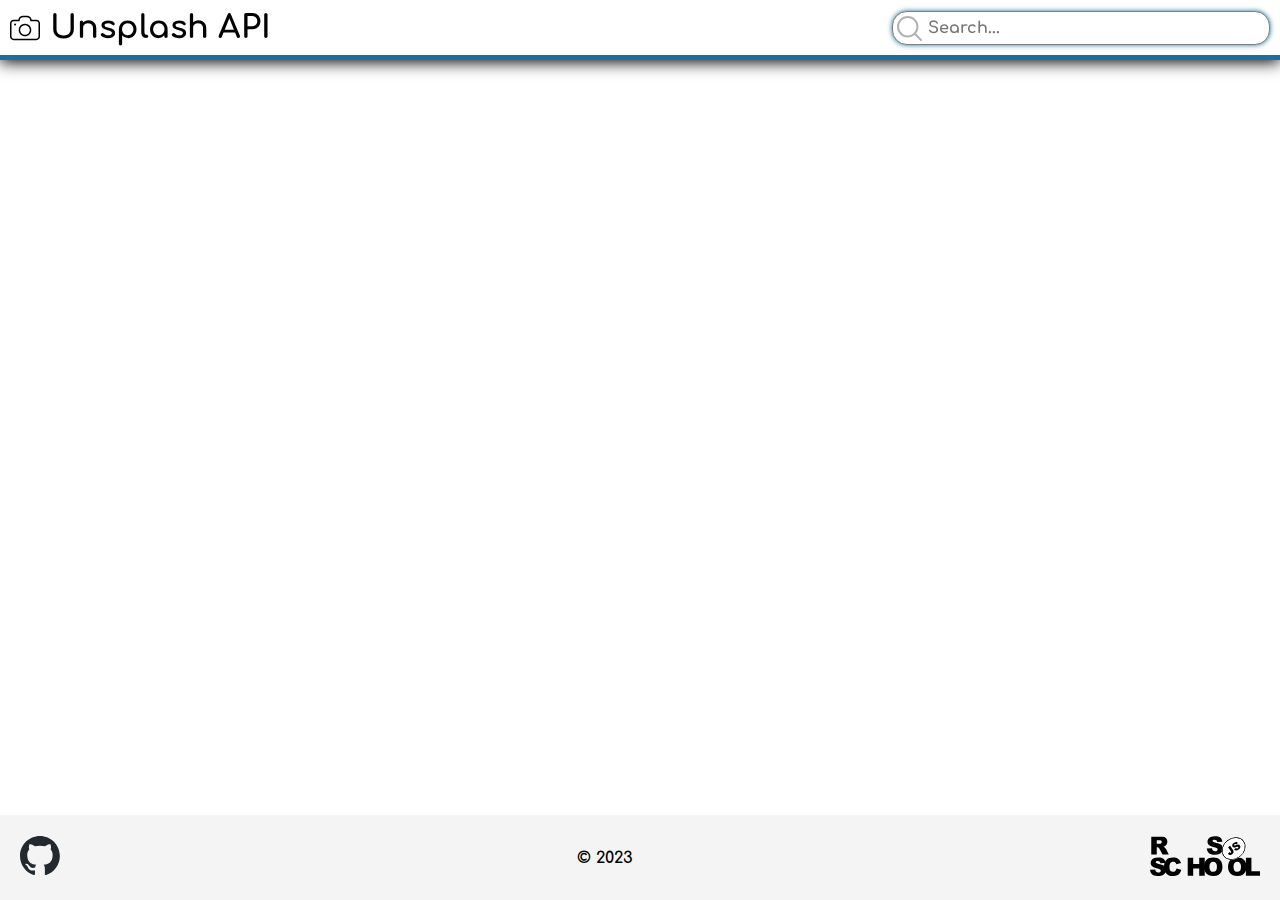
<file: image-galery/index.html>
<!DOCTYPE html>
<html lang="en">
<head>
  <meta charset="UTF-8">
  <meta name="viewport" content="width=device-width, initial-scale=1.0">
  <link rel="preconnect" href="https://fonts.googleapis.com">
<link rel="preconnect" href="https://fonts.gstatic.com" crossorigin>
<link href="https://fonts.googleapis.com/css2?family=Comfortaa:wght@300;400;500;600;700&family=Inter:wght@400;700&display=swap" rel="stylesheet">
  <link rel="icon" type="image/x-icon" href="./icons/favicon.ico">
  <title>js30#2.2-image-galery</title>
  <link rel="stylesheet" href="./css/style.css">
</head>
<body>
  <header class="header">
    <div class="header-container">
      <div class="header-left-column">
        <img src="./icons/photo-camera.svg" alt="photo-camera" class="header-icon">
        <h1 class="header-name">Unsplash API</h1>
      </div>
      <div class="header-right-column">
        <img src="./icons/magnifying-glass.svg" alt="magnifying_glass" class="magnifying-glass disabled">
        <form action="submit" class="search-form" name="search">
          <input type="text" id="search" class="header-search" name="search-value" placeholder="Search..." autofocus autocomplete="off">
          <img src="./icons/close-btn.svg" alt="close button" class="header-close-btn">
        </form>
      </div>

    </div>

  </header>
  <main class="main">
    <div class="main-container"></div>
  </main>
  <footer class="footer">
    <div class="footer-container">
      <div>
        <a href="https://github.com/ViacheslavAnisimov" target="blank">
          <img class="github-logo" src="./icons/github-mark.svg" alt="github-logo">
        </a>
      </div>
      <p>&copy; 2023</p>
      <div>
        <a href="https://rs.school/js-stage0/" target="blank">
          <img class="rss-logo" src="./icons/rs_school_js.svg" alt="rs_school_js_logo">
        </a>
      </div>
    </div>
  </footer>
  <script src="./js/script.js"></script>
</body>
</html>
</file>
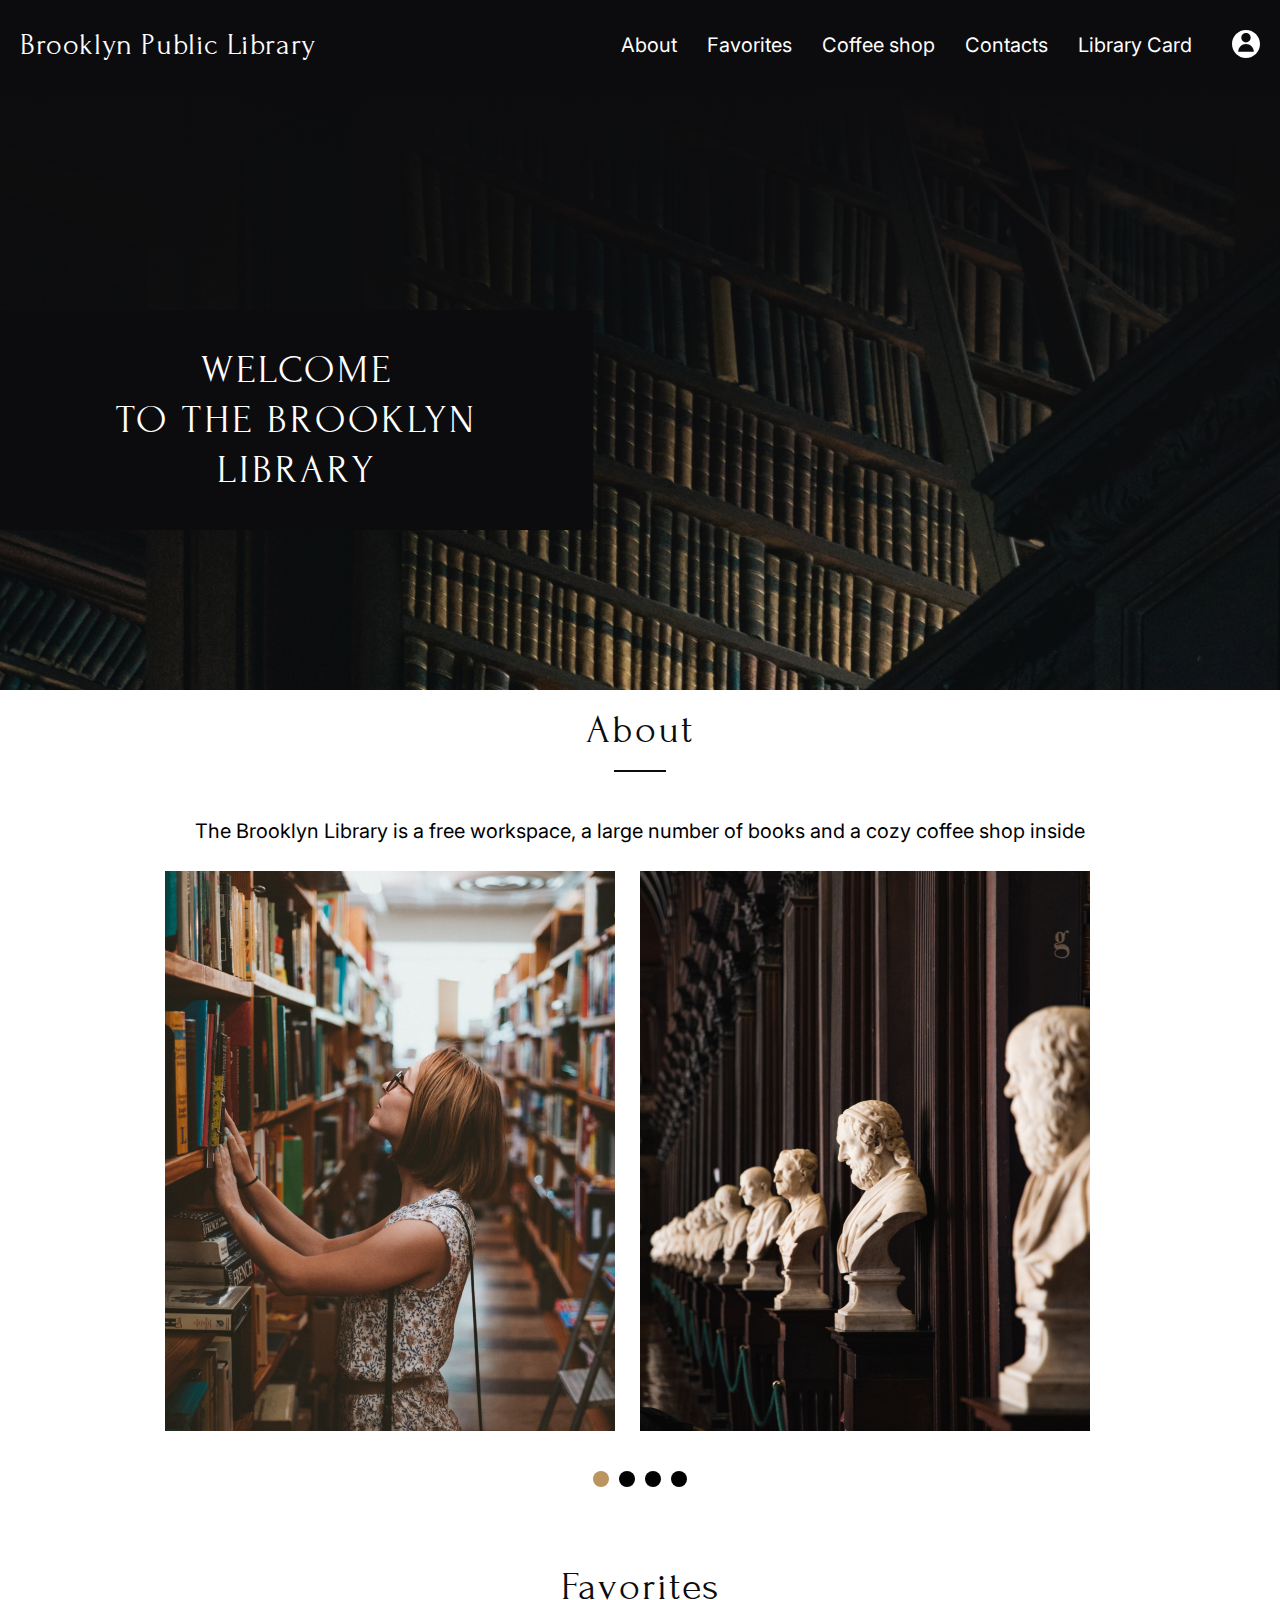
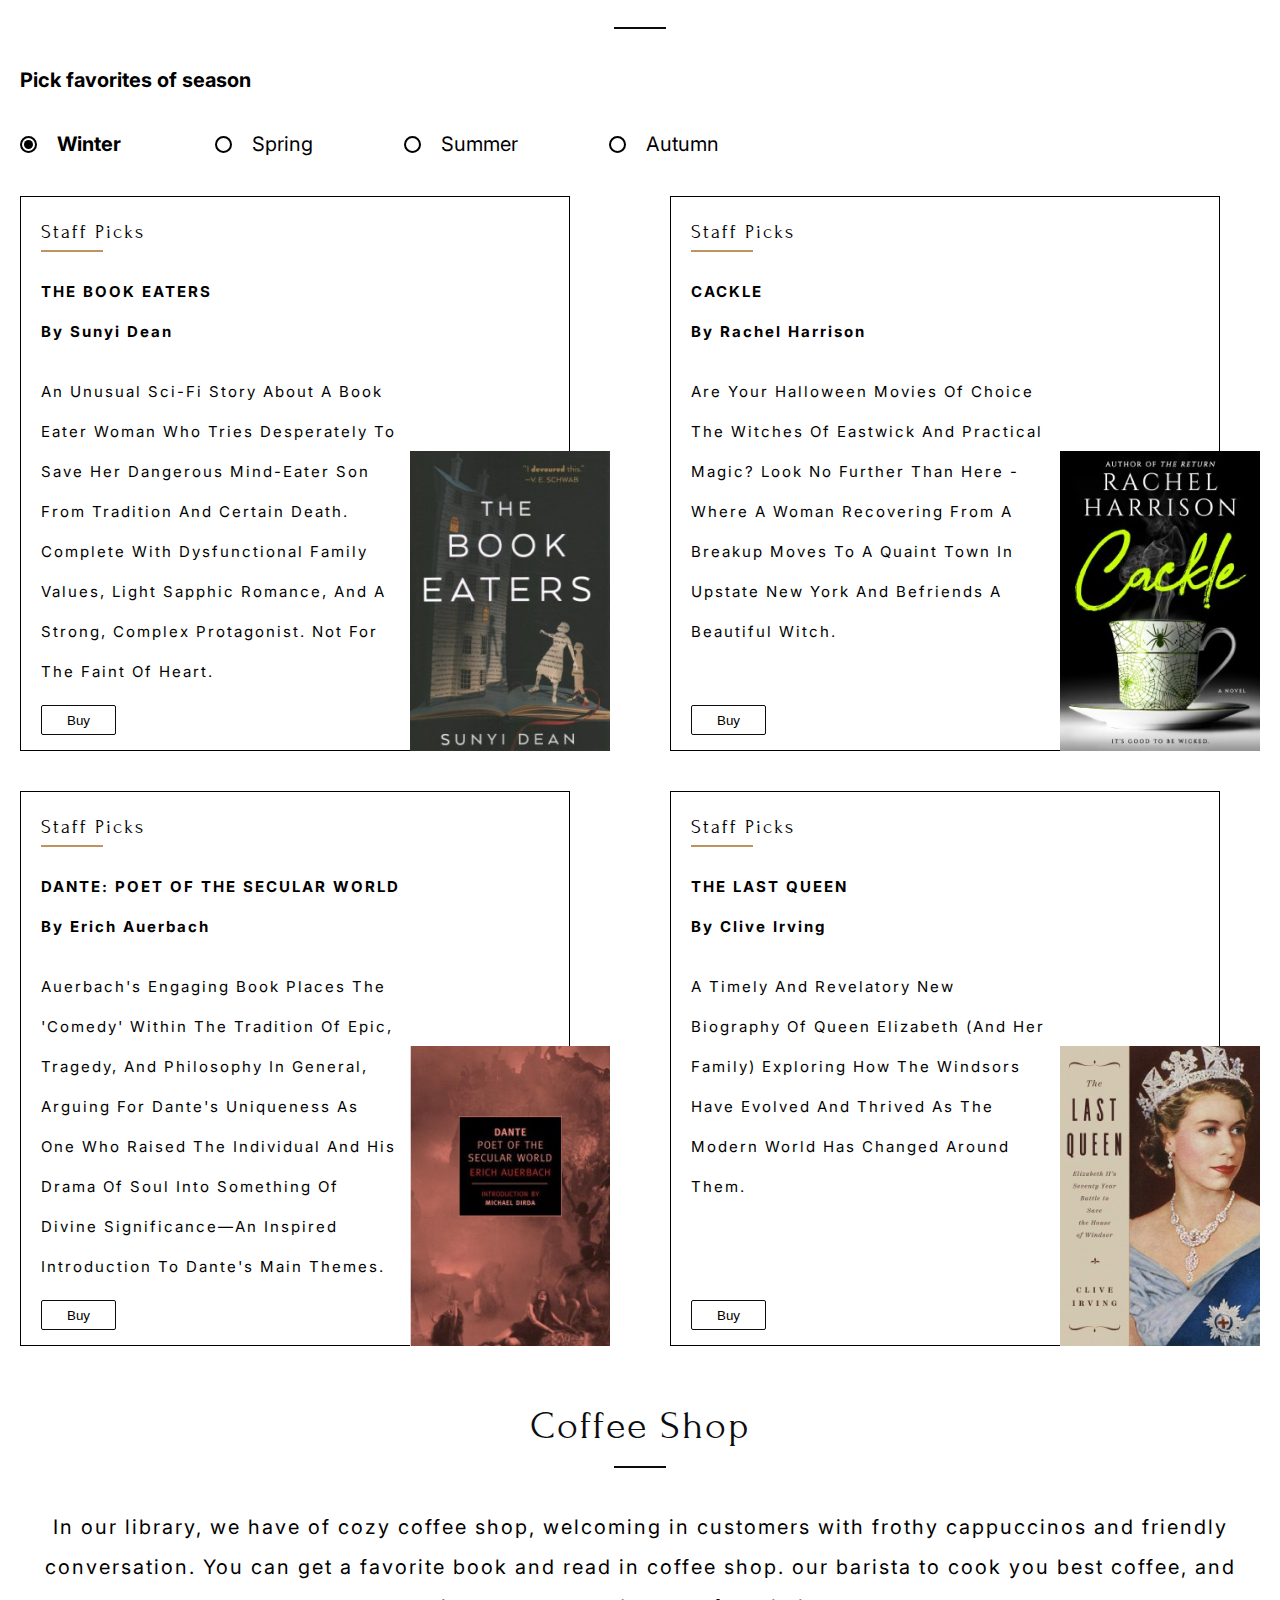
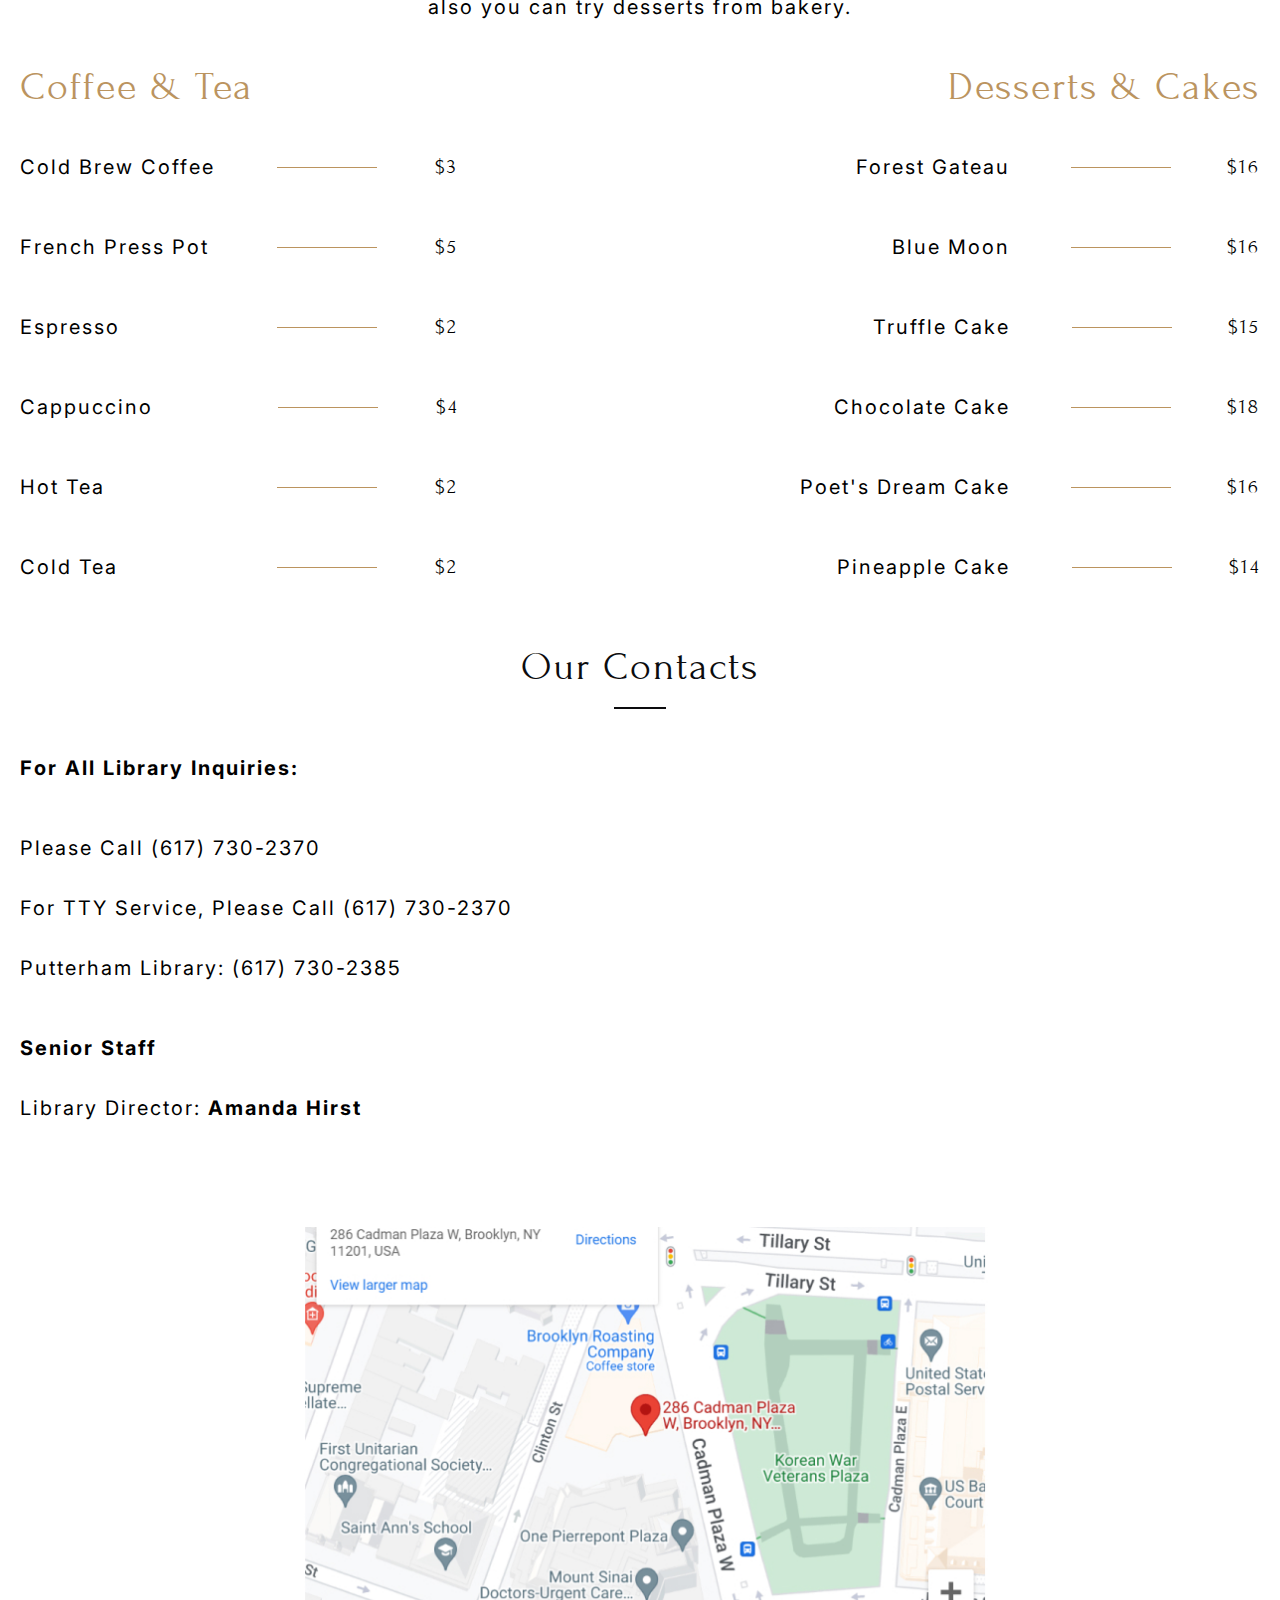
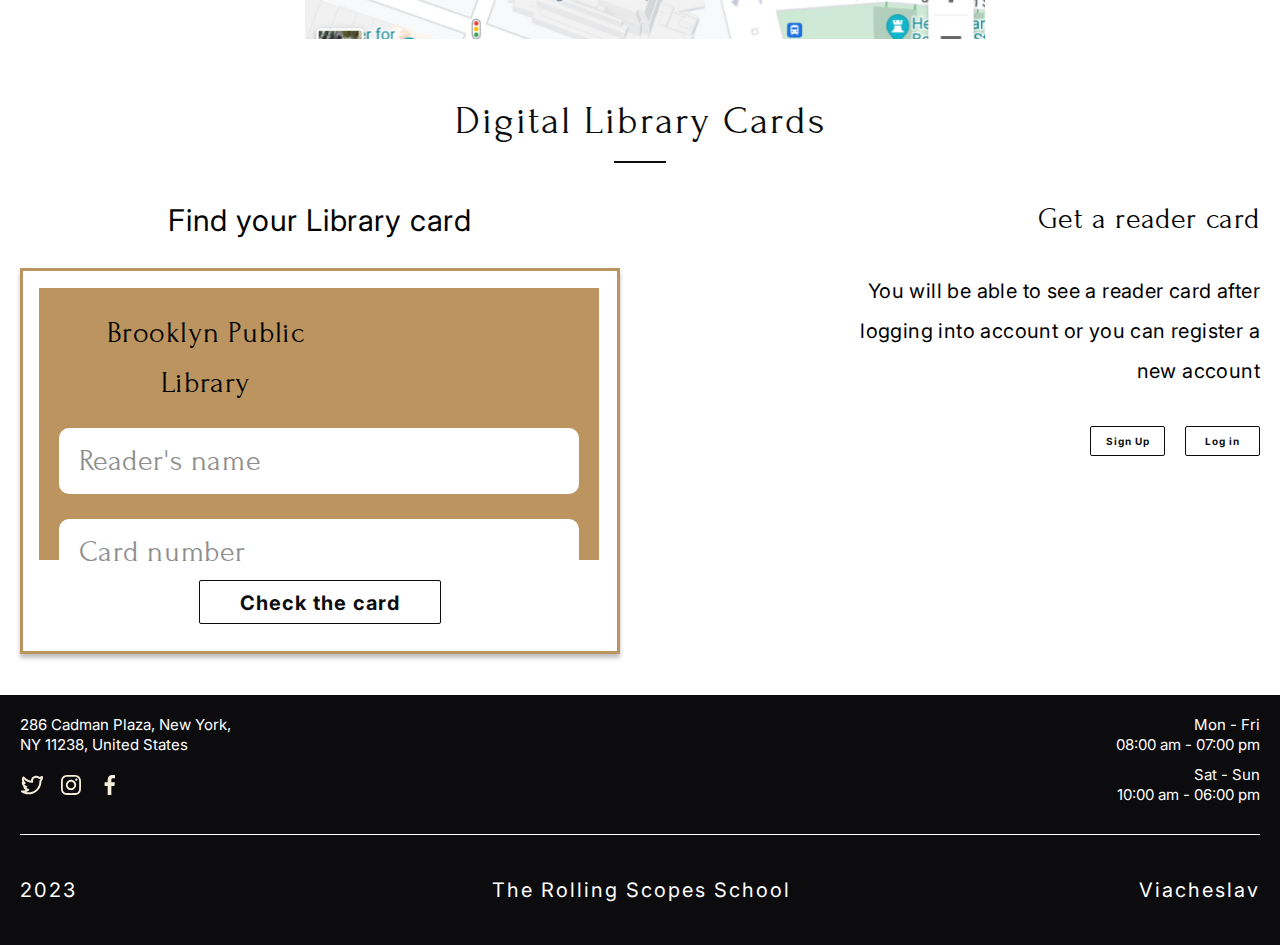
<file: library/index.html>
<!DOCTYPE html>
<html lang="en">

<head>
  <meta charset="UTF-8">
  <meta name="viewport" content="width=device-width, initial-scale=1.0">
  <link rel="preconnect" href="https://fonts.googleapis.com">
  <link rel="preconnect" href="https://fonts.gstatic.com" crossorigin>
  <link href="https://fonts.googleapis.com/css2?family=Inter:wght@400;700&display=swap" rel="stylesheet">
  <link href="https://fonts.googleapis.com/css2?family=Forum&display=swap" rel="stylesheet">
  <title>Brooklyn Public Library</title>
  <link rel="icon" href="./img/favicon.ico">
  <link rel="stylesheet" href="./css/style.css">
  <link rel="stylesheet" href="./css/hamburger.css">
</head>
<header class="header">
  <div class="header-block">
    <div class="header-left-column">
      <h1>Brooklyn Public Library</h1>
    </div>
    <div class="header-right-column">
      <div id="menu-btn-id" class="menu-toggle"></div>
      <nav class="header-navigation">
        <ul class="menu">
          <li><a href="#about" class="nav-link">About</a></li>
          <li><a href="#favorites" class="nav-link">Favorites</a></li>
          <li><a href="#coffee-shop" class="nav-link">Coffee&nbsp;shop</a></li>
          <li><a href="#contacts" class="nav-link">Contacts</a></li>
          <li><a href="#library-card" class="nav-link">Library&nbsp;Card</a></li>
        </ul>
      </nav>
      <!-- <button id="profile-btn-id" class="modal-btn profile-btn" data-path="form-modal--1"> -->
        <button id="profile-btn-id" class="profile-svg-btn profile-btn" data-path="form-modal--1">
        <svg width="28" height="28" viewBox="0 0 28 28" fill="none" xmlns="http://www.w3.org/2000/svg">
          <path fill-rule="evenodd" clip-rule="evenodd"
            d="M28 14C28 21.732 21.732 28 14 28C6.26801 28 0 21.732 0 14C0 6.26801 6.26801 0 14 0C21.732 0 28 6.26801 28 14ZM18.6667 7.77778C18.6667 10.3551 16.5774 12.4444 14.0001 12.4444C11.4227 12.4444 9.33339 10.3551 9.33339 7.77778C9.33339 5.20045 11.4227 3.11111 14.0001 3.11111C16.5774 3.11111 18.6667 5.20045 18.6667 7.77778ZM19.4998 16.2781C20.9584 17.7367 21.7778 19.715 21.7778 21.7778H14L6.22225 21.7778C6.22225 19.715 7.0417 17.7367 8.50031 16.2781C9.95893 14.8194 11.9372 14 14 14C16.0628 14 18.0411 14.8194 19.4998 16.2781Z"
            fill="white" />
        </svg>
        <!-- <div class="initials profile-img-hidden">
          <span></span>
        </div> -->
      </button>
      <div class="initials profile-svg-hidden-btn profile-btn-hidden" data-path="form-modal--2">
        <!-- <span></span> -->
      </div>

      <div id="id-modal--1" class="modal modal--1" data-target="form-modal--1">
        <h4 class="h4-modal h4-modal--1">Profile</h4>
        <button class="modal-btn modal-profile-btn" data-path="form-login">Log In</button>
        <button class="modal-btn modal-profile-btn" data-path="form-register">Register</button>
      </div>
      <div  id="id-modal--2" class="modal modal--2" data-target="form-modal--2">
        <h4 class="h4-modal h4-modal--2"></h4>
        <button class="modal-btn modal-profile-btn" data-path="my-profile">My profile</button>
        <button class="modal-btn modal-profile-btn log-out-btn">Log Out</button>
      </div>
      <div class="modals">

        <div class="modal-overlay">

          <div class="modal login-card" data-target="form-login">
            <h3 class="h3-modal">LOGIN</h3>
            <button class="close-btn login-close-btn">
              <svg width="19" height="19" viewBox="0 0 19 19" fill="none" xmlns="http://www.w3.org/2000/svg">
                <path d="M2 16.8507L17 2.00003" stroke="#0C0C0E" stroke-width="3" />
                <path d="M2 2.14926L17 17" stroke="#0C0C0E" stroke-width="3" />
              </svg>
            </button>
            <form class="login-form">
              <h4 class="h4-login-form">E-mail or readers card</h4>
              <input type="text" class="login-form-input login-form-input-email" autocomplete="off" required>
              <h4 class="h4-login-form">Password</h4>
              <input type="password" class="login-form-input login-form-input-password" autocomplete="off" minlength="8" title="Min length 8 symbols." required>
              <button class="login-form-btn login-form-btn-submit">Log In</button>
            </form>
            <div class="footer-login-form">
              <p class="p-login-form">Don’t have an account?</p>
              <a class="modal-btn a-login-form" data-path="form-register">Register</a>
            </div>
          </div>

          <div class="modal register-card" data-target="form-register">
            <!-- <div class="login-card-header"> -->
            <h3 class="h3-modal">REGISTER</h3>
            <button class="close-btn register-close-btn">
              <svg width="19" height="19" viewBox="0 0 19 19" fill="none" xmlns="http://www.w3.org/2000/svg">
                <path d="M2 16.8507L17 2.00003" stroke="#0C0C0E" stroke-width="3" />
                <path d="M2 2.14926L17 17" stroke="#0C0C0E" stroke-width="3" />
              </svg>
            </button>
            <!-- </div> -->
            <form class="register-form">
              <h4 class="h4-register-form">First name</h4>
              <input type="text" class="register-form-input register-form-input-firstname" data-register-input="firstName" autocomplete="off" pattern="^[a-zA-Z]+$" title="please enter only letters" required>
              <h4 class="h4-register-form">Last name</h4>
              <input type="text" class="register-form-input register-form-input-surname" data-register-input="Surname" autocomplete="off" pattern="^[a-zA-Z]+$" title="please enter only letters" required>
              <h4 class="h4-register-form">E-mail</h4>
              <input type="email" class="register-form-input register-form-input-email" data-register-input="email" autocomplete="off" required>
              <h4 class="h4-register-form">Password</h4>
              <input type="password" class="register-form-input register-form-input-password"data-register-input="password" autocomplete="off" minlength="8" title="Min length 8 symbols." required>
              <button class="register-form-btn-submit">Sign Up</button>
            </form>
            <div class="footer-register-form">
              <p class="p-register-form">Already have an account?</p>
              <a class="modal-btn a-register-form" data-path="form-login">Login</a>
            </div>
          </div>

          <div class="modal my-profile" data-target="my-profile">
            <div class="my-profile-left-column">
              <div class="my-profile-initials">JD</div>
              <div class="my-profile-user-name">John Doe</div>
            </div>
            <div class="my-profile-right-column">
              <button class="close-btn my-profile-close-btn">
                <svg width="19" height="19" viewBox="0 0 19 19" fill="none" xmlns="http://www.w3.org/2000/svg">
                  <path d="M2 16.8507L17 2.00003" stroke="#0C0C0E" stroke-width="3" />
                  <path d="M2 2.14926L17 17" stroke="#0C0C0E" stroke-width="3" />
                </svg>
              </button>
              <h3 class="h3-my-profile">MY PROFILE</h3>
              <ul class="my-profile-list">
                <li class="my-profile-list-item">
                  <span class="my-profile-list-item-name">Visits</span>
                  <svg width="21" height="21" viewBox="0 0 21 21" fill="none" xmlns="http://www.w3.org/2000/svg">
                    <path fill-rule="evenodd" clip-rule="evenodd"
                      d="M10.5 10C13.2614 10 15.5 7.76142 15.5 5C15.5 2.23858 13.2614 0 10.5 0C7.73858 0 5.5 2.23858 5.5 5C5.5 7.76142 7.73858 10 10.5 10ZM17.5711 13.9289C19.4464 15.8043 20.5 18.3478 20.5 21H10.5L0.5 21C0.5 18.3478 1.55357 15.8043 3.42893 13.9289C5.3043 12.0536 7.84784 11 10.5 11C13.1522 11 15.6957 12.0536 17.5711 13.9289Z"
                      fill="#BB945F" />
                  </svg>
                  <span class="my-profile-list-count my-profile-list-visits-count">23</span>
                </li>
                <li class="my-profile-list-item">
                  <span class="my-profile-list-item-name">Bonuses</span>
                  <svg width="20" height="21" viewBox="0 0 20 21" fill="none" xmlns="http://www.w3.org/2000/svg">
                    <path
                      d="M10 0L12.2249 3.31001L15.8779 2.00532L15.8249 6.05634L19.5106 7.25532L17.2 10.5L19.5106 13.7447L15.8249 14.9437L15.8779 18.9947L12.2249 17.69L10 21L7.77508 17.69L4.12215 18.9947L4.17508 14.9437L0.489435 13.7447L2.8 10.5L0.489435 7.25532L4.17508 6.05634L4.12215 2.00532L7.77508 3.31001L10 0Z"
                      fill="#BB945F" />
                  </svg>
                  <span class="my-profile-list-count my-profile-list-bonuses-count">1240</span>
                </li>
                <li class="my-profile-list-item">
                  <span class="my-profile-list-item-name">Books</span>
                  <svg width="20" height="21" viewBox="0 0 20 21" fill="none" xmlns="http://www.w3.org/2000/svg">
                    <rect width="20" height="21" fill="#BB945F" />
                    <rect x="2" width="1" height="19" fill="#826844" />
                    <rect x="1" width="1" height="21" fill="white" />
                  </svg>
                  <span class="my-profile-list-count my-profile-list-books-count">2</span>
                </li>
              </ul>
              <h4 class="h4-rented-books">Rented books</h4>
              <ul class="my-profile-list-books">
                <!-- <li class="my-profile-list-books-item">
                  The Last Queen, Clive Irving
                </li> -->
                <!-- <li class="my-profile-list-books-item">
                  Dominicana, Angie Cruz
                </li> -->
              </ul>
              <div class="my-profile-card-number">
                <p class="p-my-profile-card-number">Card number</p>
                <span class="span-my-pofile-card-number">F00234030</span>
                <svg class="my-profile-card-number-copy" width="14" height="12" viewBox="0 0 14 12" fill="none"
                  xmlns="http://www.w3.org/2000/svg">
                  <rect x="2.46826" y="0.25" width="10.5917" height="9.5" rx="0.75" stroke="black" stroke-width="0.5" />
                  <rect x="0.25" y="2.25" width="10.5917" height="9.5" rx="0.75" fill="white" stroke="black"
                    stroke-width="0.5" />
                </svg>
              </div>
            </div>
          </div>

          <div class="modal buy-card" data-target="buy-card">
            <button class="close-btn buy-card-close-btn">
              <svg width="19" height="19" viewBox="0 0 19 19" fill="none" xmlns="http://www.w3.org/2000/svg">
                <path d="M2 16.8507L17 2" stroke="white" stroke-width="3" />
                <path d="M2 2.14929L17 17" stroke="white" stroke-width="3" />
              </svg>
            </button>
            <h3 class="h3-buy-card">BUY A LIBRARY CARD</h3>
            <div class="buy-card-table">
              <div class="buy-card-left-column">
                <form class="buy-card-form">
                  <label for="bank-card-number" class="buy-card-label">
                    <span class="p-buy-card-left-column">Bank card number</span>
                    <input class="buy-card-input" type="text" id="bank-card-number" autocomplete="off" minlength="16" maxlength="16" oninput="this.value = this.value.replace(/[^0-9.]/g, '').replace(/(\..*?)\..*/g, '$1');" title="Enter 16 digits" required>
                  </label>
                  <label class="buy-card-label">
                    <span class="p-buy-card-left-column">Expiration code</span>
                    <div class="expiration-code">
                      <input class="buy-card-input expiration-code-input" type="text" id="expiration-code-month" autocomplete="off" minlength="2" maxlength="2" oninput="this.value = this.value.replace(/[^0-9]/g, '').replace(/(\..*?)\..*/g, '$1');" title="Enter 2 digits" required>
                      <input class="buy-card-input expiration-code-input" type="text" id="expiration-code-year" autocomplete="off" minlength="2" maxlength="2" oninput="this.value = this.value.replace(/[^0-9]/g, '').replace(/(\..*?)\..*/g, '$1');" title="Enter 2 digits" required>
                    </div>
                  </label>
                  <label for="cvc" class="buy-card-label">
                    <span class="p-buy-card-left-column">CVC</span>
                    <input class="buy-card-input cvc-input" type="text" id="cvc" autocomplete="off" minlength="3" maxlength="3" oninput="this.value = this.value.replace(/[^0-9]/g, '').replace(/(\..*?)\..*/g, '$1');" title="Enter 3 digits" required>
                  </label>
                  <label for="cardholder-name" class="buy-card-label">
                    <span class="p-buy-card-left-column">Cardholder name</span>
                    <input class="buy-card-input cardholder-name-input" type="text" id="cardholder-name" autocomplete="off" oninput="this.value = this.value.replace(/[^a-zа-я]/gi, '').replace(/(\..*?)\..*/g, '$1');" title="Please, enter only letters" required>
                  </label>
                  <label for="postal-code" class="buy-card-label">
                    <span class="p-buy-card-left-column">Postal code</span>
                    <input class="buy-card-input cardholder-name-input" type="text" id="postal-code" autocomplete="off" oninput="this.value = this.value.replace(/[^0-9]/g, '').replace(/(\..*?)\..*/g, '$1');" title="Plese, enter only numbers" required>
                  </label>
                  <label for="city-name" class="buy-card-label">
                    <span class="p-buy-card-left-column">City / Town</span>
                    <input class="buy-card-input city-name-input" type="text" id="city-name" autocomplete="off" oninput="this.value = this.value.replace(/[^a-zа-я]/gi, '').replace(/(\..*?)\..*/g, '$1');" title="Please, enter only letters" required>
                  </label>
                  <div class="buy-card-form-btn">
                    <button class="buy-card-btn buy-card-btn-disabled" type="button" data-path="form-login">Buy</button>
                    <span class="buy-card-price">$ 25.00</span>
                  </div>
                </form>

              </div>
              <div class="buy-card-right-column">
                <p class="p-buy-card-right-column">
                  If you are live, work, attend school, or pay property taxes in New York State, you can get a $25
                  digital library card right now using this online form. Visitors to New York State can also use this
                  form to apply for a temporary card.
                </p>
              </div>
            </div>

          </div>
        </div>
      </div>
    </div>
  </div>
</header>

<main class="main">
  <section class="welcome">
    <div class="welcome-block">
      <h2 class="welcome-h2">Welcome <br>to the Brooklyn <br> Library</h2>
    </div>
  </section>
  <div class="wrapper">
    <section id="about" class="about">
      <h2 class="h2-about">About</h2>
      <p class="p-about">The Brooklyn Library is a free workspace, a large number of books and a cozy coffee shop inside
      </p>
      <div class="about-slider">
        <button class="about-slider-arrow-left about-slider-arrow-inactive">
          <img src="./img/slider/arrow-left.svg" alt="arrow-left">
        </button>
        <div class="about-slider-wrapper">
          <div class="about-slider-inner">
            <div id="slide1" class="about-slide"><img src="./img/slider/image-1.jpg" alt="image-1" loading="lazy"></div>
            <div id="slide2" class="about-slide"><img src="./img/slider/image-2.jpg" alt="image-2" loading="lazy"></div>
            <div id="slide3" class="about-slide"><img src="./img/slider/image-3.jpg" alt="image-3" loading="lazy"></div>
            <div id="slide4" class="about-slide"><img src="./img/slider/image-4.jpg" alt="image-3" loading="lazy"></div>
            <div id="slide5" class="about-slide"><img src="./img/slider/image-5.jpg" alt="image-3" loading="lazy"></div>
          </div>
        </div>

        <button class="about-slider-arrow-right">
          <img src="./img/slider/arrow-right.svg" alt="arrow-right">
        </button>
      </div>

      <div class="slider-pagination">
        <div id="slider-manual-btn-1" class="slider-manual-btn slider-manual-btn-active">
          <span class="slider-manual-btn-span slider-manual-btn-span-active"></span>
        </div>
        <div id="slider-manual-btn-2" class="slider-manual-btn">
          <span class="slider-manual-btn-span"></span>
        </div>
        <div id="slider-manual-btn-3" class="slider-manual-btn">
          <span class="slider-manual-btn-span"></span>
        </div>
        <div id="slider-manual-btn-4" class="slider-manual-btn">
          <span class="slider-manual-btn-span"></span>
        </div>
        <div id="slider-manual-btn-5" class="slider-manual-btn">
          <span class="slider-manual-btn-span"></span>
        </div>
      </div>

    </section>
    <section id="favorites" class="favorites">
      <h2 class="h2-favorites">Favorites</h2>
      <h3 class="h3-favorites">Pick favorites of season</h3>
      <div class="form-favorites-season">
        <label id="winter-label" class="favorites-label" for="winter">
          <!-- <input type="radio" id="winter" name="season" value="winter" data-visible="winter" checked> -->
          <input type="radio" id="winter" name="season" value="winter" data-path="winter" checked>

          <span>Winter</span>
        </label>
        <label class="favorites-label" for="spring">
          <input type="radio" id="spring" name="season" value="spring" data-path="spring">
          <span>Spring</span>
        </label>
        <label class="favorites-label" for="summer">
          <input type="radio" id="summer" name="season" value="summer" data-path="summer">
          <span>Summer</span>
        </label>
        <label class="favorites-label" for="autumn">
          <input id="autumn" type="radio" name="season" value="autumn" data-path="autumn">
          <span>Autumn</span>
        </label>
      </div>
      <div class="favorites-box-wrapper">
        <!-- <ul id="winter-id" class="favorites-box winter" data-visible="winter"> -->
        <ul id="winter-id" class="favorites-box winter" data-target="winter">
          <li class="favorites-box-card">
            <div class="favorites-box-item" data-book="The Book Eaters" data-author="Sunyi Dean">
              <h3 class="h3-favorites-box">Staff Picks</h3>
              <h4 class="h4-favorites-box-title">THE BOOK EATERS</h4>
              <h4 class="h4-favorites-box-author">By Sunyi Dean</h4>
              <p class="favorites-box-text">An unusual sci-fi story about a book eater woman who tries desperately to
                save
                her dangerous mind-eater son from tradition and certain death. Complete with dysfunctional family
                values,
                light Sapphic romance, and a strong, complex protagonist. Not for the faint of heart. </p>
              <button class="btn-buy" type="button" data-path="form-login" data-btn="1">Buy</button>
              <!-- <button class="btn-own btn-buy-hidden" type="button" data-target="buy-book" disabled>Own</button> -->
              <img src="./img/favorites/winter-book1.jpg" alt="winter-book1" class="favorites-box-item-img">
            </div>
          </li>
          <li class="favorites-box-card">
            <div class="favorites-box-item" data-book="Cackle" data-author="Rachel Harrison">
              <h3 class="h3-favorites-box">Staff Picks</h3>
              <h4 class="h4-favorites-box-title">Cackle</h4>
              <h4 class="h4-favorites-box-author">By Rachel Harrison</h4>
              <p class="favorites-box-text">Are your Halloween movies of choice The Witches of Eastwick and Practical
                Magic?
                Look no further than here - where a woman recovering from a breakup moves to a quaint town in upstate
                New
                York and befriends a beautiful witch.</p>
              <button class="btn-buy" type="button" data-path="form-login" data-btn="2">Buy</button>
              <!-- <button class="btn-own btn-buy-hidden" type="button" data-target="buy-book" disabled>Own</button> -->
              <img src="./img/favorites/winter-book2.jpg" alt="winter-book2" class="favorites-box-item-img">
            </div>
          </li>
          <li class="favorites-box-card">
            <div class="favorites-box-item"  data-book="Dante: Poet of the Secular World" data-author="Erich Auerbach">
              <h3 class="h3-favorites-box">Staff Picks</h3>
              <h4 class="h4-favorites-box-title">Dante: Poet of the Secular World</h4>
              <h4 class="h4-favorites-box-author">By Erich Auerbach</h4>
              <p class="favorites-box-text">Auerbach's engaging book places the 'Comedy' within the tradition of epic,
                tragedy, and philosophy in general, arguing for Dante's uniqueness as one who raised the individual and
                his
                drama of soul into something of divine significance—an inspired introduction to Dante's main themes.</p>
              <button class="btn-buy" type="button" data-path="form-login" data-btn="3">Buy</button>
              <!-- <button class="btn-own btn-buy-hidden" type="button" data-target="buy-book" disabled>Own</button> -->
              <img src="./img/favorites/winter-book3.jpg" alt="winter-book3" class="favorites-box-item-img">
            </div>
          </li>
          <li class="favorites-box-card">
            <div class="favorites-box-item" data-book="The Last Queen" data-author="Clive Irving">
              <h3 class="h3-favorites-box">Staff Picks</h3>
              <h4 class="h4-favorites-box-title">The Last Queen</h4>
              <h4 class="h4-favorites-box-author">By Clive Irving</h4>
              <p class="favorites-box-text">A timely and revelatory new biography of Queen Elizabeth (and her family)
                exploring how the Windsors have evolved and thrived as the modern world has changed around them.</p>
              <button class="btn-buy" type="button" data-path="form-login" data-btn="4">Buy</button>
              <!-- <button class="btn-own btn-buy-hidden" type="button" data-target="buy-book" disabled>Own</button> -->
              <img src="./img/favorites/winter-book4.jpg" alt="winter-book4" class="favorites-box-item-img">
            </div>
          </li>

        </ul>

        <ul id="spring-id" class="favorites-box spring hidden" data-target="spring">
          <li class="favorites-box-card">
            <div class="favorites-box-item" data-book="The Body" data-author="Stephen King">
              <h3 class="h3-favorites-box">Staff Picks</h3>
              <h4 class="h4-favorites-box-title">The Body</h4>
              <h4 class="h4-favorites-box-author">By Stephen King</h4>
              <p class="favorites-box-text">Powerful novel that takes you back to a nostalgic time, exploring both the
                beauty and danger and loss of innocence that is youth.</p>
              <button class="btn-buy" type="button" data-path="form-login" data-btn="5">Buy</button>
              <!-- <button class="btn-own btn-buy-hidden" type="button" data-target="buy-book" disabled>Own</button> -->
              <img src="./img/favorites/spring-book1.jpg" alt="winter-book1" class="favorites-box-item-img">
            </div>
          </li>
          <li class="favorites-box-card">
            <div class="favorites-box-item"  data-book="Carry: A Memoir of Survival on Stolen Land" data-author="Toni Jenson">
              <h3 class="h3-favorites-box">Staff Picks</h3>
              <h4 class="h4-favorites-box-title">Carry: A Memoir of Survival on Stolen Land</h4>
              <h4 class="h4-favorites-box-author">By Toni Jenson</h4>
              <p class="favorites-box-text">This memoir about the author's relationship with gun violence feels both
                expansive and intimate, resulting in a lyrical indictment of the way things are.</p>
              <button class="btn-buy" type="button" data-path="form-login" data-btn="6">Buy</button>
              <!-- <button class="btn-own btn-buy-hidden" type="button" data-target="buy-book" disabled>Own</button> -->
              <img src="./img/favorites/spring-book2.jpg" alt="winter-book2" class="favorites-box-item-img">
            </div>
          </li>
          <li class="favorites-box-card">
            <div class="favorites-box-item" data-book="Days of Distraction" data-author="SAlexandra Chang">
              <h3 class="h3-favorites-box">Staff Picks</h3>
              <h4 class="h4-favorites-box-title">Days of Distraction</h4>
              <h4 class="h4-favorites-box-author">By Alexandra Chang</h4>
              <p class="favorites-box-text">A sardonic view of Silicon Valley culture, a meditation on race, and a
                journal
                of displacement and belonging, all in one form-defying package of spare prose.</p>
              <button class="btn-buy" type="button" data-path="form-login" data-btn="7">Buy</button>
              <!-- <button class="btn-own btn-buy-hidden" type="button" data-target="buy-book" disabled>Own</button> -->
              <img src="./img/favorites/spring-book3.jpg" alt="winter-book3" class="favorites-box-item-img">
            </div>
          </li>
          <li class="favorites-box-card">
            <div class="favorites-box-item" data-book="Dominicana" data-author="Angie Cruz">
              <h3 class="h3-favorites-box">Staff Picks</h3>
              <h4 class="h4-favorites-box-title">Dominicana</h4>
              <h4 class="h4-favorites-box-author">By Angie Cruz</h4>
              <p class="favorites-box-text">A fascinating story of a teenage girl who marries a man twice her age with
                the
                promise to bring her to America. Her marriage is an opportunity for her family to eventually immigrate.
                For fans of Isabel Allende and Julia Alvarez.</p>
              <button class=" btn-buy" type="button" data-path="form-login" data-btn="8">Buy</button>
              <!-- <button class="btn-own btn-buy-hidden" type="button" data-target="buy-book" disabled>Own</button> -->
              <img src="./img/favorites/spring-book4.jpg" alt="winter-book4" class="favorites-box-item-img">
            </div>
          </li>
        </ul>

        <ul id="summer-id" class="favorites-box summer hidden" data-target="summer">
          <li class="favorites-box-card">
            <div class="favorites-box-item" data-book="Dominicana" data-author="Pablo Fajardo & ​​Sophie Tardy-Joubert">
              <h3 class="h3-favorites-box">Staff Picks</h3>
              <h4 class="h4-favorites-box-title">Crude: A Memoir</h4>
              <h4 class="h4-favorites-box-author">By Pablo Fajardo & ​​Sophie Tardy-Joubert</h4>
              <p class="favorites-box-text">Drawing and color by Damien Roudeau | This book illustrates the struggles of
                a
                group of indigenous Ecuadoreans as they try to sue the ChevronTexaco company for damage their oil fields
                did to the Amazon and her people</p>
              <button class=" btn-buy" type="button" data-path="form-login" data-btn="9">Buy</button>
              <!-- <button class="btn-own btn-buy-hidden" type="button" data-target="buy-book" disabled>Own</button> -->
              <img src="./img/favorites/summer-book1.jpg" alt="winter-book1" class="favorites-box-item-img">
            </div>
          </li>
          <li class="favorites-box-card">
            <div class="favorites-box-item" data-book="Let My People Go Surfing" data-author="Yvon Chouinard">
              <h3 class="h3-favorites-box">Staff Picks</h3>
              <h4 class="h4-favorites-box-title">Let My People Go Surfing</h4>
              <h4 class="h4-favorites-box-author">By Yvon Chouinard</h4>
              <p class="favorites-box-text">Chouinard—climber, businessman, environmentalist—shares tales of courage and
                persistence from his experience of founding and leading Patagonia, Inc. Full title: Let My People Go
                Surfing: The Education of a Reluctant Businessman, Including 10 More Years of Business Unusual.</p>
              <button class=" btn-buy" type="button" data-path="form-login" data-btn="10">Buy</button>
              <!-- <button class="btn-own btn-buy-hidden" type="button" data-target="buy-book" disabled>Own</button> -->
              <img src="./img/favorites/summer-book2.jpg" alt="winter-book2" class="favorites-box-item-img">
            </div>
          </li>
          <li class="favorites-box-card">
            <div class="favorites-box-item" data-book="The Octopus Museum: Poems" data-author="Brenda Shaughnessy">
              <h3 class="h3-favorites-box">Staff Picks</h3>
              <h4 class="h4-favorites-box-title">The Octopus Museum: Poems</h4>
              <h4 class="h4-favorites-box-author">By Brenda Shaughnessy</h4>
              <p class="favorites-box-text">This collection of bold and scathingly beautiful feminist poems imagines
                what
                comes after our current age of environmental destruction, racism, sexism, and divisive politics.</p>
              <button class=" btn-buy" type="button" data-path="form-login" data-btn="11">Buy</button>
              <!-- <button class="btn-own btn-buy-hidden" type="button" data-target="buy-book" disabled>Own</button> -->
              <img src="./img/favorites/summer-book3.jpg" alt="winter-book3" class="favorites-box-item-img">
            </div>
          </li>
          <li class="favorites-box-card">
            <div class="favorites-box-item" data-book="Shark Dialogues: A Novel" data-author="Kiana Davenport">
              <h3 class="h3-favorites-box">Staff Picks</h3>
              <h4 class="h4-favorites-box-title">Shark Dialogues: A Novel</h4>
              <h4 class="h4-favorites-box-author">By Kiana Davenport</h4>
              <p class="favorites-box-text">An epic saga of seven generations of one family encompasses the tumultuous
                history of Hawaii as a Hawaiian woman gathers her four granddaughters together in an erotic tale of
                villains and dreamers, queens and revolutionaries, lepers and healers.</p>
              <button class=" btn-buy" type="button" data-path="form-login" data-btn="12">Buy</button>
              <!-- <button class="btn-own btn-buy-hidden" type="button" data-target="buy-book" disabled>Own</button> -->
              <img src="./img/favorites/summer-book4.jpg" alt="winter-book4" class="favorites-box-item-img">
            </div>
          </li>
        </ul>
        <ul id="autumn-id" class="favorites-box autumn hidden" data-target="autumn">
          <li class="favorites-box-card">
            <div class="favorites-box-item" data-book="Casual Conversation" data-author="Renia White">
              <h3 class="h3-favorites-box">Staff Picks</h3>
              <h4 class="h4-favorites-box-title">Casual Conversation</h4>
              <h4 class="h4-favorites-box-author">By Renia White</h4>
              <p class="favorites-box-text">White's impressive debut collection takes readers through and beyond the
                concepts of conversation and the casual - both what we say to each other and what we don't, examining
                the
                possibilities around how we construct and communicate identity. </p>
              <button class=" btn-buy" type="button" data-path="form-login" data-btn="13">Buy</button>
              <!-- <button class="btn-own btn-buy-hidden" type="button" data-target="buy-book" disabled>Own</button> -->
              <img src="./img/favorites/autumn-book1.jpg" alt="winter-book1" class="favorites-box-item-img">
            </div>
          </li>
          <li class="favorites-box-card">
            <div class="favorites-box-item" data-book="The Great Fire" data-author="Lou Ureneck">
              <h3 class="h3-favorites-box">Staff Picks</h3>
              <h4 class="h4-favorites-box-title">The Great Fire</h4>
              <h4 class="h4-favorites-box-author">By Lou Ureneck</h4>
              <p class="favorites-box-text">The harrowing story of an ordinary American and a principled Naval officer
                who, horrified by the burning of Smyrna, led an extraordinary rescue effort that saved a quarter of a
                million refugees from the Armenian Genocide</p>
              <button class=" btn-buy" type="button" data-path="form-login" data-btn="14">Buy</button>
              <!-- <button class="btn-own btn-buy-hidden" type="button" data-target="buy-book" disabled>Own</button> -->
              <img src="./img/favorites/autumn-book2.jpg" alt="winter-book2" class="favorites-box-item-img">
            </div>
          </li>
          <li class="favorites-box-card">
            <div class="favorites-box-item" data-book="Rickey: The Life and Legend" data-author="Howard Bryant">
              <h3 class="h3-favorites-box">Staff Picks</h3>
              <h4 class="h4-favorites-box-title">Rickey: The Life and Legend</h4>
              <h4 class="h4-favorites-box-author">By Howard Bryant</h4>
              <p class="favorites-box-text">With the fall rolling around, one can't help but think of baseball's
                postseason coming up! And what better way to prepare for it than reading the biography of one of the
                game's all-time greatest performers, the Man of Steal, Rickey Henderson?</p>
              <button class=" btn-buy" type="button" data-path="form-login" data-btn="15">Buy</button>
              <!-- <button class="btn-own btn-buy-hidden" type="button" data-target="buy-book" disabled>Own</button> -->
              <img src="./img/favorites/autumn-book3.jpg" alt="winter-book3" class="favorites-box-item-img">
            </div>
          </li>
          <li class="favorites-box-card">
            <div class="favorites-box-item" data-book="Slug: And Other Stories" data-author="Megan Milks">
              <h3 class="h3-favorites-box">Staff Picks</h3>
              <h4 class="h4-favorites-box-title">Slug: And Other Stories</h4>
              <h4 class="h4-favorites-box-author">By Megan Milks</h4>
              <p class="favorites-box-text">Exes Tegan and Sara find themselves chained together by hairballs of
                codependency. A father and child experience the shared trauma of giving birth to gods from their wounds.
              </p>
              <button class=" btn-buy" type="button" data-path="form-login" data-btn="16">Buy</button>
              <!-- <button class="btn-own btn-buy-hidden" type="button" data-target="buy-book" disabled>Own</button> -->
              <img src="./img/favorites/autumn-book4.jpg" alt="winter-book4" class="favorites-box-item-img">
            </div>
          </li>
        </ul>
      </div>
    </section>

    <section id="coffee-shop" class="coffee-shop">
      <h2 class="h2-coffee-shop">Coffee Shop</h2>
      <p class="p-coffee-shop">In our library, we have of cozy coffee shop, welcoming in customers with frothy
        cappuccinos and friendly conversation.
        You can get a favorite book and read in coffee shop. our barista to cook you best coffee, and also you can try
        desserts from bakery.</p>
      <div class="coffee-shop-box">
        <div class="coffee-shop-box-left-column">
          <h2 class="h2-coffee-shop-box">Coffee & Tea</h2>
          <ul>
            <li>
              <div class="coffee-shop-dish">
                Cold Brew Coffee
              </div>
              <div class="coffee-shop-line"></div>
              <div class="coffee-shop-price">$3</div>
            </li>
            <li>
              <div class="coffee-shop-dish">French Press Pot</div>
              <div class="coffee-shop-line"></div>
              <div class="coffee-shop-price">$5</div>
            </li>
            <li>
              <div class="coffee-shop-dish">Espresso</div>
              <div class="coffee-shop-line"></div>
              <div class="coffee-shop-price">$2</div>
            </li>
            <li>
              <div class="coffee-shop-dish">Cappuccino</div>
              <div class="coffee-shop-line"></div>
              <div class="coffee-shop-price">$4</div>
            </li>
            <li>
              <div class="coffee-shop-dish">Hot Tea</div>
              <div class="coffee-shop-line"></div>
              <div class="coffee-shop-price">$2</div>
            </li>
            <li>
              <div class="coffee-shop-dish">Cold Tea</div>
              <div class="coffee-shop-line"></div>
              <div class="coffee-shop-price">$2</div>
            </li>
          </ul>
        </div>
        <div class="coffee-shop-box-right-column">
          <h2 class="h2-coffee-shop-box">Desserts & Cakes</h2>

          <ul>
            <li>
              <div class="coffee-shop-dish">Forest Gateau</div>
              <div class="coffee-shop-line"></div>
              <div class="coffee-shop-price">$16</div>
            </li>
            <li>
              <div class="coffee-shop-dish">Blue Moon</div>
              <div class="coffee-shop-line"></div>
              <div class="coffee-shop-price">$16</div>
            </li>
            <li>
              <div class="coffee-shop-dish">Truffle Cake</div>
              <div class="coffee-shop-line"></div>
              <div class="coffee-shop-price">$15</div>
            </li>
            <li>
              <div class="coffee-shop-dish">Chocolate Cake</div>
              <div class="coffee-shop-line"></div>
              <div class="coffee-shop-price">$18</div>
            </li>
            <li>
              <div class="coffee-shop-dish">Poet's Dream Cake</div>
              <div class="coffee-shop-line"></div>
              <div class="coffee-shop-price">$16</div>
            </li>
            <li>
              <div class="coffee-shop-dish">Pineapple Cake</div>
              <div class="coffee-shop-line"></div>
              <div class="coffee-shop-price">$14</div>
            </li>
          </ul>


        </div>
      </div>

    </section>

    <section id="contacts" class="contacts">
      <h2 class="h2-contacts">Our Contacts</h2>
      <div class="contacts-box">
        <div class="contacts-box-left-column">
          <h3 class="h3-contacts">For All Library Inquiries:</h3>
          <ul>
            <li>Please Call <a href="tel:6177302370" class="contacts-link">(617) 730-2370</a></li>
            <li>For TTY Service, Please Call <a href="tel:6177302370" class="contacts-link">(617) 730-2370</a></li>
            <li>Putterham Library: <a href="tel:6177302385" class="contacts-link">(617) 730-2385</a></li>
          </ul>
          <h2 class="h3-contacts-staff">Senior Staff</h2>
          <p class="p-contacts">Library Director: <a href="mailto:AmandaHirst@gmail.com" class="contacts-link"><span
                class="span-contacts">Amanda Hirst</span></a></p>
        </div>
        <div class="contacts-box-right-column">
          <img src="./img/map.jpg" alt="Map" class="contacts-map">
          <!-- <iframe src="https://www.google.com/maps/embed?pb=!1m18!1m12!1m3!1d1100.8500383306941!2d-73.99151103113378!3d40.695254410253874!2m3!1f0!2f0!3f0!3m2!1i1024!2i768!4f13.1!3m3!1m2!1s0x89c25a49b649b8c3%3A0x6342a2291cea2e!2s286%20Cadman%20Plaza%20W%2C%20Brooklyn%2C%20NY%2011201%2C%20USA!5e0!3m2!1sen!2snl!4v1690509032800!5m2!1sen!2snl" width="696" height="414" style="border:0;" allowfullscreen="" loading="lazy" referrerpolicy="no-referrer-when-downgrade"></iframe> -->
          <!-- <iframe class="contacts-map" src="https://www.google.com/maps/embed?pb=!1m18!1m12!1m3!1d1100.8500383306941!2d-73.99151103113378!3d40.695254410253874!2m3!1f0!2f0!3f0!3m2!1i1024!2i768!4f13.1!3m3!1m2!1s0x89c25a49b649b8c3%3A0x6342a2291cea2e!2s286%20Cadman%20Plaza%20W%2C%20Brooklyn%2C%20NY%2011201%2C%20USA!5e0!3m2!1sen!2snl!4v1690509032800!5m2!1sen!2snl" style="border:0;" allowfullscreen="" loading="lazy" referrerpolicy="no-referrer-when-downgrade"></iframe> -->

        </div>
      </div>
    </section>
    <section id="library-card" class="library-card">
      <h2 class="h2-library-card">Digital Library Cards</h2>
      <div class="library-card-box">
        <div class="library-card-box-left-column">
          <h3 class="h3-library-card-left-column">Find your Library card</h3>
          <form class="check-the-card-form">
            <div class="check-the-card-form-inner-block">
              <h3 class="h3-check-the-card-form">Brooklyn Public Library</h3>
              <input class="check-the-card-form-input check-the-card-form-input-reader-name" type="text"
                placeholder="Reader's name" autocomplete="off" pattern="^[a-zA-Z0-9\-\s]+$"
                title="please enter only letters, numbers and">
              <input class="check-the-card-form-input check-the-card-form-input-card-number" type="text"
                placeholder="Card number" autocomplete="off" oninput="this.value = this.value.replace(/[^0-9a-z]/gi, '').replace(/(\..*?)\..*/g, '$1');" title="Please, enter only letters, numbers"
                >
            </div>
            <div class="check-the-card-info-block">
              <!-- <button class="btn-check-the-card">Check the card</button> -->
            </div>
            <button class="btn-check-the-card">Check the card</button>
          </form>
        </div>
        <div class="library-card-box-right-column">
          <h3 class="h3-library-card-right-column">Get a reader card</h3>
          <div class="p-library-card-box-right-column">You will be able to see a reader card after logging into account
            or you can register a new account</div>
          <div class="btn-right-column-box">
            <button class="modal-btn btn-sign-up" data-path="form-register">Sign Up</button>
            <button class="modal-btn btn-log-in" data-path="form-login">Log in</button>
          </div>
        </div>
      </div>
    </section>
  </div>
</main>

<footer class="footer">
  <div class="footer-block">
    <div class="footer-top-row">
      <a href="https://www.google.com/maps/place/Brooklyn+Public+Library+-+Brooklyn+Heights+Branch/@40.6954256,-73.9913593,19.67z/data=!4m10!1m2!2m1!1sBrooklyn+Public+Library+286+Cadman+Plaza!3m6!1s0x89c25a49b6395abd:0x5b6c5e44eb578313!8m2!3d40.6956458!4d-73.9912976!15sCihCcm9va2x5biBQdWJsaWMgTGlicmFyeSAyODYgQ2FkbWFuIFBsYXphIgOIAQGSAQ5wdWJsaWNfbGlicmFyeeABAA!16s%2Fg%2F11c4592c3x?entry=ttu"
        target="_blank">
        <p class="p-footer-left-column">286 Cadman Plaza, New York,<br> NY 11238, United States</p>
      </a>
      <p class="p-footer-right-column">Mon - Fri<br>08:00 am - 07:00 pm</p>
    </div>
    <div class="footer-middle-row">
      <ul class="footer-ul">
        <li><a href="https://twitter.com/pbl" target="_blank">
            <svg width="24" height="24" viewBox="0 0 24 24" fill="none" xmlns="http://www.w3.org/2000/svg">
              <path
                d="M22.9912 3.95021C22.9913 3.77357 22.9447 3.60007 22.8559 3.44735C22.7671 3.29464 22.6395 3.16817 22.486 3.08084C22.3324 2.9935 22.1585 2.94842 21.9819 2.95017C21.8053 2.95193 21.6323 3.00046 21.4805 3.09083C20.8952 3.43921 20.265 3.70601 19.6075 3.88383C18.6685 3.07806 17.4708 2.63713 16.2335 2.64164C14.8761 2.6432 13.5724 3.17223 12.5977 4.11702C11.623 5.06181 11.0537 6.3484 11.0099 7.70512C8.33384 7.27838 5.90849 5.88164 4.19631 3.78126C4.09315 3.65609 3.9614 3.55757 3.81217 3.494C3.66295 3.43043 3.50062 3.40368 3.33889 3.41601C3.17725 3.42932 3.02128 3.4818 2.88448 3.56892C2.74768 3.65603 2.63416 3.77516 2.55373 3.91601C2.14126 4.63582 1.90436 5.44276 1.86228 6.27131C1.8202 7.09986 1.97412 7.92666 2.31154 8.68456L2.30959 8.68651C2.15794 8.77991 2.03278 8.91066 1.94609 9.06625C1.85941 9.22185 1.81409 9.39708 1.81447 9.57519C1.81263 9.72211 1.82145 9.86898 1.84084 10.0146C1.94298 11.2729 2.50062 12.4507 3.4092 13.3271C3.34756 13.4446 3.30994 13.5731 3.29854 13.7052C3.28714 13.8373 3.30218 13.9704 3.34279 14.0967C3.7389 15.3308 4.58129 16.3727 5.7051 17.0185C4.56334 17.46 3.33052 17.614 2.11525 17.4668C1.89032 17.4386 1.66248 17.4876 1.4691 17.6059C1.27572 17.7242 1.12828 17.9047 1.05097 18.1178C0.973654 18.3309 0.97106 18.5639 1.04361 18.7787C1.11616 18.9935 1.25955 19.1772 1.45025 19.2998C3.54034 20.646 5.97393 21.3617 8.46002 21.3613C11.2793 21.393 14.03 20.4921 16.2843 18.7988C18.5385 17.1054 20.17 14.7145 20.9248 11.998C21.2779 10.8146 21.4582 9.58648 21.46 8.35157C21.46 8.28614 21.46 8.21876 21.459 8.15138C21.9811 7.58831 22.3856 6.92668 22.6487 6.20527C22.9118 5.48387 23.0283 4.7172 22.9912 3.95021ZM19.6846 7.16212C19.5194 7.35746 19.4358 7.60891 19.4512 7.86427C19.461 8.02927 19.46 8.19527 19.46 8.35157C19.4579 9.39511 19.305 10.4329 19.0059 11.4326C18.3894 13.744 17.015 15.7817 15.103 17.2192C13.1909 18.6568 10.8517 19.4111 8.46002 19.3613C7.6009 19.3616 6.74474 19.2606 5.90924 19.0606C6.97465 18.7172 7.97083 18.1879 8.85162 17.4971C9.01385 17.3693 9.13257 17.1945 9.19151 16.9967C9.25044 16.7988 9.2467 16.5875 9.18079 16.3918C9.11489 16.1961 8.99005 16.0257 8.8234 15.9038C8.65675 15.7819 8.45647 15.7145 8.25002 15.7109C7.41885 15.698 6.62515 15.363 6.03615 14.7764C6.18557 14.7481 6.33401 14.7129 6.48147 14.6709C6.69748 14.6094 6.88651 14.477 7.01813 14.295C7.14975 14.1131 7.21629 13.8921 7.20704 13.6677C7.1978 13.4433 7.1133 13.2285 6.96715 13.058C6.82101 12.8874 6.62173 12.7711 6.40139 12.7275C5.91893 12.6323 5.46494 12.427 5.0747 12.1277C4.68447 11.8284 4.36852 11.4432 4.15139 11.002C4.33212 11.0266 4.514 11.0419 4.69631 11.0479C4.91289 11.0511 5.1249 10.9854 5.30169 10.8603C5.47847 10.7351 5.61086 10.5569 5.67971 10.3516C5.74569 10.1443 5.74229 9.92123 5.67004 9.7161C5.59778 9.51096 5.46061 9.33499 5.27932 9.21485C4.83947 8.92182 4.47916 8.52427 4.23068 8.0578C3.98219 7.59134 3.85328 7.07052 3.85549 6.54201C3.85549 6.47561 3.85744 6.4092 3.86135 6.34377C6.10261 8.43402 9.00967 9.66621 12.0703 9.82326C12.2248 9.82934 12.3787 9.80024 12.5203 9.73816C12.6619 9.67607 12.7875 9.58262 12.8877 9.46486C12.9869 9.34596 13.0571 9.20566 13.0929 9.05501C13.1286 8.90437 13.1289 8.74748 13.0937 8.5967C13.0366 8.35806 13.0074 8.11357 13.0068 7.86818C13.0077 7.01271 13.348 6.19254 13.9529 5.58764C14.5578 4.98274 15.378 4.64251 16.2334 4.64161C16.6736 4.64043 17.1092 4.7305 17.5127 4.90615C17.9163 5.0818 18.2791 5.3392 18.5781 5.66212C18.6935 5.7862 18.8386 5.87871 18.9998 5.93085C19.161 5.98299 19.3329 5.99303 19.499 5.96001C19.9098 5.88006 20.3147 5.7724 20.7109 5.63775C20.4407 6.19072 20.0953 6.70369 19.6846 7.16212Z"
                fill="#F5EFDB" />
            </svg>
          </a>
        </li>
        <li>
          <a href="https://www.instagram.com/pbl" target="_blank">
            <svg width="24" height="24" viewBox="0 0 24 24" fill="none" xmlns="http://www.w3.org/2000/svg">
              <path
                d="M17.34 5.46C17.1027 5.46 16.8707 5.53038 16.6733 5.66224C16.476 5.79409 16.3222 5.98151 16.2313 6.20078C16.1405 6.42005 16.1168 6.66133 16.1631 6.89411C16.2094 7.12689 16.3236 7.34071 16.4915 7.50853C16.6593 7.67635 16.8731 7.79064 17.1059 7.83694C17.3387 7.88324 17.5799 7.85948 17.7992 7.76866C18.0185 7.67783 18.2059 7.52402 18.3378 7.32668C18.4696 7.12935 18.54 6.89734 18.54 6.66C18.54 6.34174 18.4136 6.03652 18.1885 5.81147C17.9635 5.58643 17.6583 5.46 17.34 5.46ZM21.94 7.88C21.9206 7.0503 21.7652 6.2294 21.48 5.45C21.2257 4.78313 20.83 4.17928 20.32 3.68C19.8248 3.16743 19.2196 2.77418 18.55 2.53C17.7727 2.23616 16.9508 2.07721 16.12 2.06C15.06 2 14.72 2 12 2C9.28 2 8.94 2 7.88 2.06C7.04915 2.07721 6.22734 2.23616 5.45 2.53C4.78168 2.77665 4.17693 3.16956 3.68 3.68C3.16743 4.17518 2.77418 4.78044 2.53 5.45C2.23616 6.22734 2.07721 7.04915 2.06 7.88C2 8.94 2 9.28 2 12C2 14.72 2 15.06 2.06 16.12C2.07721 16.9508 2.23616 17.7727 2.53 18.55C2.77418 19.2196 3.16743 19.8248 3.68 20.32C4.17693 20.8304 4.78168 21.2234 5.45 21.47C6.22734 21.7638 7.04915 21.9228 7.88 21.94C8.94 22 9.28 22 12 22C14.72 22 15.06 22 16.12 21.94C16.9508 21.9228 17.7727 21.7638 18.55 21.47C19.2196 21.2258 19.8248 20.8326 20.32 20.32C20.8322 19.8226 21.2283 19.2182 21.48 18.55C21.7652 17.7706 21.9206 16.9497 21.94 16.12C21.94 15.06 22 14.72 22 12C22 9.28 22 8.94 21.94 7.88ZM20.14 16C20.1327 16.6348 20.0178 17.2637 19.8 17.86C19.6403 18.2952 19.3839 18.6884 19.05 19.01C18.7256 19.3405 18.3332 19.5964 17.9 19.76C17.3037 19.9778 16.6748 20.0927 16.04 20.1C15.04 20.15 14.67 20.16 12.04 20.16C9.41 20.16 9.04 20.16 8.04 20.1C7.38089 20.1123 6.72459 20.0109 6.1 19.8C5.68578 19.6281 5.31136 19.3728 5 19.05C4.66809 18.7287 4.41484 18.3352 4.26 17.9C4.01586 17.2952 3.88044 16.6519 3.86 16C3.86 15 3.8 14.63 3.8 12C3.8 9.37 3.8 9 3.86 8C3.86448 7.35106 3.98295 6.70795 4.21 6.1C4.38605 5.67791 4.65627 5.30166 5 5C5.30381 4.65617 5.67929 4.3831 6.1 4.2C6.70955 3.98004 7.352 3.86508 8 3.86C9 3.86 9.37 3.8 12 3.8C14.63 3.8 15 3.8 16 3.86C16.6348 3.86728 17.2637 3.98225 17.86 4.2C18.3144 4.36865 18.7223 4.64285 19.05 5C19.3777 5.30718 19.6338 5.68273 19.8 6.1C20.0223 6.70893 20.1373 7.35178 20.14 8C20.19 9 20.2 9.37 20.2 12C20.2 14.63 20.19 15 20.14 16ZM12 6.87C10.9858 6.87198 9.99496 7.17453 9.15265 7.73942C8.31035 8.30431 7.65438 9.1062 7.26763 10.0438C6.88089 10.9813 6.78072 12.0125 6.97979 13.0069C7.17886 14.0014 7.66824 14.9145 8.38608 15.631C9.10392 16.3474 10.018 16.835 11.0129 17.0321C12.0077 17.2293 13.0387 17.1271 13.9755 16.7385C14.9123 16.35 15.7129 15.6924 16.2761 14.849C16.8394 14.0056 17.14 13.0142 17.14 12C17.1413 11.3251 17.0092 10.6566 16.7512 10.033C16.4933 9.40931 16.1146 8.84281 15.6369 8.36605C15.1592 7.88929 14.5919 7.51168 13.9678 7.25493C13.3436 6.99818 12.6749 6.86736 12 6.87ZM12 15.33C11.3414 15.33 10.6976 15.1347 10.15 14.7688C9.60234 14.4029 9.17552 13.8828 8.92348 13.2743C8.67144 12.6659 8.6055 11.9963 8.73398 11.3503C8.86247 10.7044 9.17963 10.111 9.64533 9.64533C10.111 9.17963 10.7044 8.86247 11.3503 8.73398C11.9963 8.6055 12.6659 8.67144 13.2743 8.92348C13.8828 9.17552 14.4029 9.60234 14.7688 10.15C15.1347 10.6976 15.33 11.3414 15.33 12C15.33 12.4373 15.2439 12.8703 15.0765 13.2743C14.9092 13.6784 14.6639 14.0454 14.3547 14.3547C14.0454 14.6639 13.6784 14.9092 13.2743 15.0765C12.8703 15.2439 12.4373 15.33 12 15.33Z"
                fill="#F5EFDB" />
            </svg>
          </a>
        </li>
        <li>
          <a href="https://www.facebook.com/" target="_blank">
            <svg width="24" height="24" viewBox="0 0 24 24" fill="none" xmlns="http://www.w3.org/2000/svg">
              <path
                d="M15.12 5.32003H17V2.14003C16.0897 2.04538 15.1751 1.99865 14.26 2.00003C11.54 2.00003 9.67999 3.66003 9.67999 6.70003V9.32003H6.60999V12.88H9.67999V22H13.36V12.88H16.42L16.88 9.32003H13.36V7.05003C13.36 6.00003 13.64 5.32003 15.12 5.32003Z"
                fill="#F5EFDB" />
            </svg>
          </a>
        </li>
      </ul>
      <p class="p-footer-right-column">Sat - Sun<br>10:00 am - 06:00 pm</p>
    </div>
    <div class="footer-bottom-row">
      <p class="p-footer-bottom-row p-footer-bottom-row-left">2023</p>
      <a href="https://rs.school/js-stage0/ " class="p-footer-bottom-row p-footer-bottom-row-center" target="_blank">The
        Rolling Scopes School</a>
      <p><a href="https://github.com/ViacheslavAnisimov" class="p-footer-bottom-row p-footer-bottom-row-right"
          target="_blank">Viacheslav</a></p>
    </div>
  </div>
</footer>

<script src="./js/slider.js"></script>
<script src="./js/modals.js"></script>
<script src="./js/seasons.js"></script>
<script src="./js/hamburger.js"></script>
<script src="./js/index.js"></script>
</body>

</html>
</file>
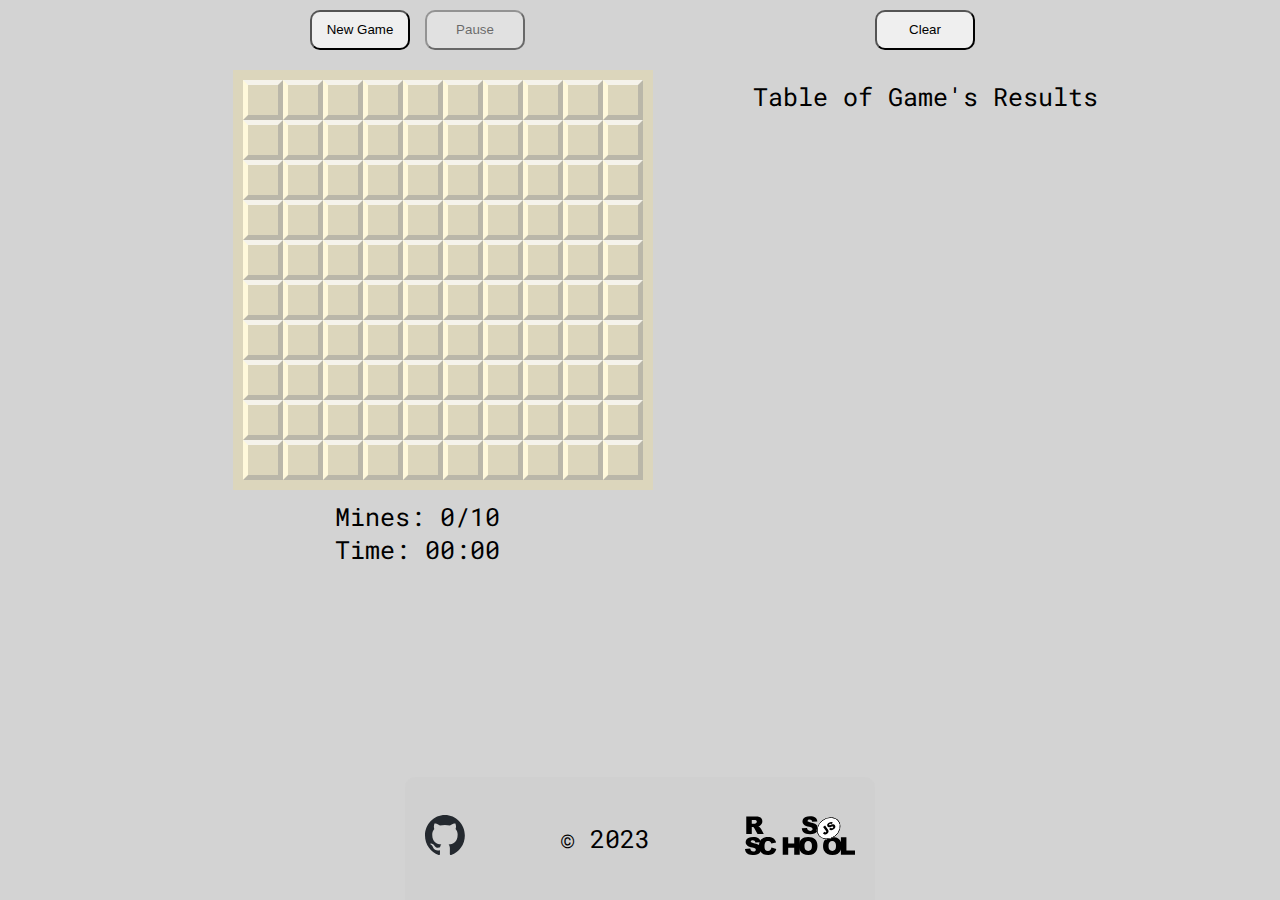
<file: random-game/index.html>
<!DOCTYPE html>
<html lang="en">

<head>
  <meta charset="UTF-8">
  <meta name="viewport" content="width=device-width, initial-scale=1.0">
  <link rel="icon" type="image/x-icon" href="./icons/favicon.ico">
  <title>js30#3.3-random-game</title>
  <link href="https://fonts.googleapis.com/css2?family=Roboto+Mono:wght@700&display=swap" rel="stylesheet">
  <link rel="stylesheet" href="./css/styles.css">
</head>

<body>

    <div class="container">
      <div class="left-column">
        <button class="new-game-button">New Game</button>
        <button class="pause-button disabled">Pause</button>
        <div class="grid"></div>
        <div>Mines: <span class="flags-amount-field"></span>/<span class="bomb-amount-field"></span></div>
        <div>Time:
          <span class="stopwatch">00:00</span></span>
        </div>
        <div class="result"></div>
      </div>
      <div class="right-column">
        <button class="clear-button">Clear</button>
        <div class="time-table">Table of Game's Results</div>
      </div>

    </div>

    <footer class="footer">
      <div class="footer-container">
        <div>
          <a href="https://github.com/ViacheslavAnisimov" target="blank">
            <img class="github-logo" src="./icons/github-mark.svg" alt="github-logo">
          </a>
        </div>
        <p>&copy; 2023</p>
        <div>
          <a href="https://rs.school/js-stage0/" target="blank">
            <img class="rss-logo" src="./icons/rs_school_js.svg" alt="rs_school_js_logo">
          </a>
        </div>
      </div>
    </footer>


  <script src="./js/script.js"></script>
</body>

</html>
</file>
<file: image-galery/css/style.css>
* {
  padding: 0;
  margin: 0;
  box-sizing: border-box;
  font-family: 'Comfortaa', cursive;
  font-weight: 700;
}

body {
  display: flex;
  flex-direction: column;
  justify-content: space-between;
  align-items: center;
  height: 100vh;
}

.header {
  position: fixed;
  top: 0;
  width: 100%;
  background-color: #fff;
  /* background-color: rgba(200, 200, 200, 1); */
  border-bottom: 5px solid rgb(27, 110, 158);
  box-shadow: 0px 2px 15px #000;
  z-index: 1;

}

.header-container {
  display: flex;
  justify-content: space-between;
  align-items: center;
  margin: 0 auto;
  max-width: 1280px;
  padding: 10px;
}

.header-left-column {
  display: flex;
  justify-content: start;
  align-items: center;
  min-width: 30%;
  gap: 10px;
}

.header-icon {
  width: 30px;
}

.header-right-column {
  position: relative;
  min-width: 30%;

}

.header-search {
  position: relative;
  border: 1px solid rgb(129, 128, 128);
  min-width: 100%;
  border-radius: 15px;
  padding: 7px 7px 7px 35px;
  font-size: 16px;
}

.header-search:focus {
  transition: 0.2s;
  outline: 0;
  box-shadow: 0 0 5px rgb(27, 110, 158);
}

.magnifying-glass {
  position: absolute;
  top: 5px;
  left: 5px;
  width: 25px;
  transition: 0.5s;
  z-index: 1;
}

.disabled {
  pointer-events: none;
  opacity: 0.3;
  transition: 0.5s;
}

.magnifying-glass:hover {
  cursor: pointer;
  transition: 0.5s;
  transform: scale(1.3);
}

.magnifying-glass:active {
  transition: 0.5s;
  transform: scale(0.8);
}

.header-close-btn {
  position: absolute;
  top: 8px;
  right: 7px;
  z-index: 1;
  cursor: pointer;
  transition: 0.5s;
  visibility: hidden;
}

.header-close-btn:hover {
  transition: 0.5s;
  transform: scale(1.3);
}

.header-close-btn:active {
  transition: 0.5s;
  transform: scale(0.8);
}

.main-container {
  display: flex;
  flex-wrap: wrap;
  justify-content: center;
  max-width: 1280px;
  margin-top: 60px;
  padding: 5px;
  z-index: 1;
}

.img-item {
  display: flex;
  margin: 5px;
  overflow: hidden;

  box-shadow: 0 0 10px #000;
}

.img-item img {
  display: block;
  flex-shrink: 0;
  transition: 3s ease;
}

.img-item:hover img {
  cursor: pointer;
  transition: 3s ease;
  transform: scale(1.5);
}

.footer {
  background-color: rgba(200, 200, 200, 0.2);
  width: 100%;
}

.footer-container {
  display: flex;
  justify-content: space-between;
  align-items: center;
  margin: 0 auto;
  max-width: 1280px;
  gap: 95px;
  padding: 20px;
}

.github-logo {
  width: 40px;
}

.rss-logo {
  width: 110px;
}

@media (max-width: 768px){
  .header-container {
    flex-direction: column;
    gap: 10px;
  }
}
</file>
<file: library/css/style.css>
/* @import url('https://fonts.googleapis.com/css2?family=Forum&display=swap'); */
/* @import url('https://fonts.googleapis.com/css2?family=Inter:wght@400;700&display=swap'); */

* {
  margin: 0;
  padding: 0;
  box-sizing: border-box;
  text-decoration: none;
  list-style: none;
}

html {
  scroll-behavior: smooth;
}

body {
  background-color: gray;
}

.wrapper {
  max-width: 1440px;
  margin: 0 auto;
  background: #FFF;
}

header {
  /* width: 100%; */
  max-width: 1440px;
  margin: 0 auto;
  background: #0C0C0E;
  z-index: 5;
}

.header-block {
  display: flex;
  margin: 0 auto;
  max-width: 1440px;
}

.header-left-column {
  width: 53%;
}

.header-right-column {
  display: flex;
  align-items: center;
  justify-content: space-between;
  /* gap: 40px; */
  padding-left: 5px;
  padding-right: 20px;
}

h1 {
  color: #FFF;
  font-family: Forum;
  font-size: 30px;
  font-style: normal;
  font-weight: 400;
  line-height: 50px;
  letter-spacing: 0.6px;
  padding: 20px;
}

.menu a {
  color: #FFF;
  font-family: Inter;
  font-size: 20px;
  font-style: normal;
  font-weight: 400;
  line-height: 50px;
}

.nav-link {
  position: relative;
}

.nav-link::after {
  content: '';
  position: absolute;
  left: 0;
  right: 100%;
  bottom: 0;
  height: 1px;
  background: #BB945F;
  transition: all 0.3s ease-in-out;
}

.nav-link:hover::after {
  left: 0;
  right: 0;
}

a:hover {
  cursor: pointer;
  color: #BB945F;
  transition: 0.3s ease-in-out;
}

.menu {
  display: flex;
  gap: 30px;
  text-decoration: none;
}

.profile-btn {
  /* position: relative; */
  cursor: pointer;
  background: none;
  border: none;
  padding-left: 40px;
}

.initials {
  display: flex;
  justify-content: center;
  align-items: center;
  margin-left: 40px;
  width: 28px;
  height: 28px;
  border-radius: 50%;
  cursor: pointer;
  color: #BB945F;
  background: #fff;
}

.profile-btn-hidden {
  display: none;
}

svg:hover path {
  fill: #BB945F;
  stroke: #BB945F;
  transition: 0.3s ease-in-out;
}

/* Modals */

.btn {
  /* position: relative; */
  /* border: none; */
  /* cursor: pointer; */
  /* background: none; */
  /* padding: 10px; */
}

.header {
  position: relative;
}

.modal-overlay {
  position: fixed;
  left: 0;
  top: 0;
  right: 0;
  bottom: 0;
  /* background: rgba(0, 0, 0, 0.7); */
  display: flex;
  align-items: center;
  justify-content: center;
  height: 100vh;
  width: 100%;
  visibility: hidden;
  transition: all 0.3s ease;
  overflow: hidden;
}

/* .modal-profile-overlay {
  position: fixed;
  left: 0;
  top: 0;
  right: 0;
  bottom: 0;
  overflow: hidden;
} */

.modal {
  /* position: relative; */
  position: fixed;
  visibility: hidden;
  opacity: 0;
}

.modal--1,
.modal--2 {
  position: absolute;
  top: 59px;
  right: 20px;
  display: flex;
  flex-direction: column;
  align-items: center;
  width: 80px;
  height: 115px;
  gap: 7px;
  background-color: #fff;
  z-index: 1;
}

@media (max-width: 1024px) {

  .modal--1,
  .modal--2 {
    right: 105px;
  }
}

.modal-overlay--visible {
  opacity: 1;
  visibility: visible;
  transition: all 0.3s ease;
}

.modal--visible {
  visibility: visible;
  opacity: 1;
  /* width: 252px; */
  transition: all 1s ease;
}

.h4-modal {
  position: relative;
  padding-top: 5px;
  padding-bottom: 15px;
  color: #000;
  font-family: Inter;
  line-height: 20px;
  font-style: normal;
  font-weight: 700;
  /* 133.333% */
}

.h4-modal::after {
  content: '';
  height: 1px;
  width: 40px;
  background: #BB945F;
  position: absolute;
  bottom: 10px;
  left: 50%;
  transform: translateX(-50%);
}

.h4-modal--1 {
  font-size: 15px;
}

.h4-modal--2 {
  font-size: 12px;
}

.modal-profile-btn {
  cursor: pointer;
  padding: 0;
  /* height: 20px; */
  /* width: 59px; */
  border: none;
  background: none;
  color: #000;
  text-align: center;
  font-family: Inter;
  font-size: 15px;
  font-style: normal;
  font-weight: 400;
  line-height: 20px;
  /* 133.333% */
}

.modal-profile-btn:hover {
  cursor: pointer;
  color: #BB945F;
  transition: 0.3s ease-in-out;
}

.register-form-btn-submit:hover,
.login-form-btn:hover {
  cursor: pointer;
  background: #BB945F;
  transition: 0.3s ease-in-out;
}

.login-card {
  padding: 20px 25px;
  width: 249px;
  height: 262px;
  background-color: #fff;

}

.register-card {
  padding: 20px 25px;
  width: 249px;
  height: 381px;
  background-color: #fff;

}

.login-form,
.register-form {
  display: flex;
  flex-direction: column;
  /* align-items: center; */
  gap: 10px;
  margin-bottom: 10px;
}

.login-close-btn,
.register-close-btn {
  cursor: pointer;
  position: absolute;
  top: 12px;
  right: 12px;
  border: none;
  background: none;
}

.my-profile-close-btn,
.buy-card-close-btn {
  cursor: pointer;
  position: absolute;
  top: 22px;
  right: 22px;
  border: none;
  background: none;
}

.h3-modal {
  color: #000;
  text-align: center;
  font-family: Forum;
  font-size: 20px;
  font-style: normal;
  font-weight: 400;
  line-height: 20px;
  /* 100% */
  letter-spacing: 0.4px;
  text-transform: uppercase;
  margin-bottom: 20px;
}

.h4-login-form,
.h4-register-form {
  color: #000;
  text-align: left;
  font-family: Inter;
  font-size: 15px;
  font-style: normal;
  font-weight: 400;
  line-height: 20px;
  /* 133.333% */
  letter-spacing: 0.3px;
}

.p-login-form,
.p-register-form {
  color: #000;
  text-shadow: 0px 2px 3px rgba(255, 255, 255, 0.16);
  font-family: Inter;
  font-size: 10px;
  font-style: normal;
  font-weight: 400;
  line-height: normal;
}

.login-form-input,
.register-form-input {
  width: 200px;
  height: 20px;
  border: 1px solid #BB945F;
  padding-left: 5px;
}

.login-form-btn,
.register-form-btn-submit {
  cursor: pointer;
  width: 75px;
  height: 30px;
  background: none;
  border-radius: 2px;
  border: 1px solid #0C0C0E;
  color: #0C0C0E;
  text-align: center;
  font-family: Inter;
  font-size: 10px;
  font-style: normal;
  font-weight: 700;
  line-height: normal;
  letter-spacing: 1px;
  margin-top: 10px;
}

.footer-login-form,
.footer-register-form {
  display: flex;
  align-items: center;
}

.a-login-form,
.a-register-form {
  color: #0C0C0E;
  text-align: center;
  font-family: Inter;
  font-size: 10px;
  font-style: normal;
  font-weight: 700;
  line-height: normal;
  letter-spacing: 1px;
  text-decoration-line: underline;
  text-decoration: underline;
  padding-left: 10px;
}

.my-profile {
  display: flex;
  width: 600px;
  height: 400px;
}

.my-profile-left-column {
  display: flex;
  flex-direction: column;
  align-items: center;
  width: 170px;
  background: #000;
}

.my-profile-initials {
  display: flex;
  justify-content: center;
  align-items: center;
  margin-top: 139px;
  width: 80px;
  height: 80px;
  background: #fff;
  color: #BB945F;
  text-align: center;
  font-family: Inter;
  font-size: 20px;
  font-style: normal;
  font-weight: 400;
  line-height: 20px;
  /* 100% */
  text-transform: capitalize;
}

.my-profile-user-name {
  display: flex;
  justify-content: center;
  align-items: center;
  text-align: center;
  margin-top: 15px;
  padding: 5px 0;
  width: 120px;
  /* height: 30px; */
  background: #fff;
  color: #000;
  font-family: Inter;
  font-size: 20px;
  font-style: normal;
  font-weight: 400;
  line-height: 20px;
  text-transform: capitalize;
  /* word-break: break-all; */
}

.my-profile-right-column {
  display: flex;
  flex-direction: column;
  padding-left: 20px;
  align-items: start;
  width: 430px;
  background: #fff;
}

.h3-my-profile {
  padding-top: 40px;
  margin-bottom: 40px;
  /* align-items: left; */
  color: #000;
  text-align: center;
  font-family: Forum;
  font-size: 40px;
  font-style: normal;
  font-weight: 400;
  line-height: 20px;
  /* 50% */
  letter-spacing: 0.8px;
  text-transform: uppercase;
}

.my-profile-list-item-name {
  color: #000;
  text-align: center;
  font-family: Inter;
  font-size: 20px;
  font-style: normal;
  font-weight: 400;
  line-height: 20px;
  /* 100% */
  letter-spacing: 0.4px;
  text-transform: capitalize;
}

.my-profile-list-count {
  color: #000;
  text-align: center;
  font-family: Inter;
  font-size: 10px;
  font-style: normal;
  font-weight: 400;
  line-height: 20px;
  /* 200% */
  letter-spacing: 0.2px;
  text-transform: capitalize;
  margin-bottom: 20px;
}

.my-profile-list {
  display: flex;
  gap: 20px;
}

.my-profile-list-item {
  display: flex;
  flex-direction: column;
  justify-content: center;
  align-items: center;
  gap: 10px;
}

.h4-rented-books {
  color: #0C0C0E;
  text-align: center;
  font-family: Inter;
  font-size: 25px;
  font-style: normal;
  font-weight: 400;
  line-height: 20px;
  margin-bottom: 30px;
}

.my-profile-list-books-item {
  margin-left: 30px;
  margin-bottom: 10px;
  list-style: disc;
  color: #000;
  font-family: Inter;
  font-size: 20px;
  font-style: normal;
  font-weight: 400;
  line-height: 20px;
  letter-spacing: 2px;
  text-transform: capitalize;
  /* word-break: break-all; */
}

.my-profile-list-books {
  height: 80px;
  width: 98%;
  margin-bottom: 10px;
  scrollbar-width: thin;
  overflow: hidden;
}

.my-profile-list-books::-webkit-scrollbar {
  width: 5px;
}

.my-profile-list-books:hover {
  transition: all 5s ease;
  white-space: nowrap;
  overflow: scroll;
}

.my-profile-list-books::-webkit-scrollbar-track {
  background: #fff;
}

.my-profile-list-books::-webkit-scrollbar-thumb {
  background: #BB945F;
  border-radius: 10px;
  /* border: transparent; */
}

.my-profile-card-number {
  display: flex;
  align-items: center;
  gap: 15px;
  color: #0C0C0E;
  text-align: center;
  font-family: Inter;
  font-size: 20px;
  font-style: normal;
  font-weight: 400;
  line-height: 20px;

}

.span-my-pofile-card-number {
  color: #BB945F;
}

.my-profile-card-number-copy {
  cursor: pointer;
  transition: 0.5s ease-in-out;
}

.my-profile-card-number-copy:hover {
  transform: scale(1.3);
}

.my-profile-card-number-copy:active {
  filter: invert(0.7);
  transition: 0.2s;
}

.buy-card {
  width: 640px;
  height: 540px;
  background: #fff;
}

.h3-buy-card {
  display: flex;
  justify-content: center;
  align-items: center;
  height: 60px;
  color: #FFF;
  text-align: center;
  font-family: Forum;
  font-size: 40px;
  font-style: normal;
  font-weight: 400;
  line-height: 20px;
  letter-spacing: 0.8px;
  text-transform: uppercase;
  background: #0C0C0E;
  margin-bottom: 30px;
}

.buy-card-table {
  display: flex;
}

.buy-card-left-column {
  padding: 0 35px;
  /* position: relative; */
}

.buy-card-label {
  display: flex;
  flex-direction: column;
  align-items: start;
  gap: 10px;
  margin-bottom: 10px;
}

.buy-card-input {
  width: 200px;
  height: 20px;
  flex-shrink: 0;
  border: 1px solid #BB945F;
}

.p-buy-card-left-column {
  color: #000;
  text-align: center;
  font-family: Inter;
  font-size: 15px;
  font-style: normal;
  font-weight: 400;
  line-height: 20px;
  letter-spacing: 0.3px;
}

.expiration-code {
  display: flex;
  gap: 10px;
}

.expiration-code-input,
.cvc-input {
  width: 45px;
}

.cvc-input {
  margin-bottom: 10px;
}

.buy-card-form-btn {
  display: flex;
  padding-left: 0;
  justify-content: start;
  align-items: end;
  gap: 25px;
}

.buy-card-btn {
  width: 75px;
  height: 30px;
  /* margin-left: 20px; */
  position: absolute;
  bottom: 40px;
  flex-shrink: 0;
  border-radius: 2px;
  border: 1px solid #0C0C0E;
  background: #fff;
}

.buy-card-btn:hover {
  cursor: pointer;
  background: #BB945F;
  transition: 0.3s ease-in-out;
}

.buy-card-btn-disabled {
  color: gray;
  border: solid 1px gray;
  pointer-events: none;
}

.buy-card-price {
  position: absolute;
  bottom: 40px;
  left: 135px;
  color: #0C0C0E;
  font-family: Inter;
  font-size: 20px;
  font-style: normal;
  font-weight: 700;
  line-height: 20px;
  letter-spacing: 2px;
  text-transform: uppercase;
}

.p-buy-card-right-column {
  width: 330px;
  color: #8E8E8E;
  font-family: Inter;
  font-size: 15px;
  font-style: normal;
  font-weight: 400;
  line-height: 20px;
  letter-spacing: 2px;
}

/* Welcome */

.welcome {
  /* width: 100%; */
  max-width: 1440px;
  margin: 0 auto;
  background: linear-gradient(180deg, #0C0C0E 0%, #0C0C0E 0.01%, rgba(18, 18, 21, 0.1) 100%), url(../img/welcome-without-overlay.jpg);
  background-position: center center;
  background-size: cover;
  background-repeat: no-repeat;
}

.welcome-block {
  max-width: 1440px;
  margin: 0 auto;
  display: flex;
  align-items: start;
  height: 600px;
  padding-top: 220px;
}

.welcome-h2 {
  color: #FFF;
  text-align: center;
  font-family: Forum;
  font-size: 40px;
  font-style: normal;
  font-weight: 400;
  line-height: 50px;
  letter-spacing: 3px;
  text-transform: uppercase;
  padding: 35px 116px;
  background: #0C0C0E;
}

.about,
.favorites,
.coffee-shop,
.contacts,
.library-card {
  margin: 0 20px;
  text-align: center;
}

.h2-about,
.h2-favorites,
.h2-coffee-shop,
.h2-contacts,
.h2-library-card {
  margin-top: 20px;
  padding-bottom: 61px;
  color: #0C0C0E;
  font-family: Forum;
  font-size: 40px;
  font-style: normal;
  font-weight: 400;
  line-height: 40px;
  letter-spacing: 2px;
  text-transform: capitalize;
  position: relative;
}

.h2-about {
  margin-top: 0;
  padding-top: 20px;
}

.h2-about::after,
.h2-favorites::after,
.h2-coffee-shop::after,
.h2-contacts::after,
.h2-library-card::after {
  content: '';
  border: 1px solid #0C0C0E;
  width: 50px;
  position: absolute;
  bottom: 39px;
  left: 50%;
  transform: translateX(-50%);
}

.p-about {
  color: #000;
  text-align: center;
  font-family: Inter;
  font-size: 20px;
  font-style: normal;
  font-weight: 400;
  line-height: 40px;
  margin-bottom: 20px;
}

.about-slider-wrapper {
  overflow: hidden;
  margin-bottom: 31px;
}

.about-slider-inner {
  display: flex;
  position: relative;
  left: 0;
  gap: 25px;
  transition: 0.5s linear;
  justify-content: space-between;
  align-items: center;
}

.about-slider-arrow-left,
.about-slider-arrow-right {
  display: none;
}

.slider-pagination {
  display: flex;
  justify-content: center;
  margin: 0 auto 55px auto;
}

#slider-manual-btn-4 {
  display: none;
}

#slider-manual-btn-5 {
  display: none;
}

.slider-manual-btn {
  display: flex;
  justify-content: center;
  align-items: center;
  cursor: pointer;
  width: 26px;
  height: 26px;
  border-radius: 50%;
}

.slider-manual-btn-active {
  /* cursor: default; */
  pointer-events: none;
}

.slider-manual-btn-span {
  width: 16px;
  height: 16px;
  border-radius: 50%;
  background: #000;
  transition: 0.3s ease-in-out;
}

.slider-manual-btn-span-active {
  background-color: #BB945F;
  transition: 0.3s ease-in-out;
  /* cursor: default; */
}

.slider-manual-btn-inactive {
  cursor: default;
}

.about-slider-inner {
  display: flex;
  position: relative;
  gap: 25px;
  transition: 0.5s linear;
  justify-content: space-between;
  align-items: center;
}

.h3-favorites {
  color: #000;
  text-align: left;
  font-family: Inter;
  font-size: 20px;
  font-style: normal;
  font-weight: 700;
  line-height: normal;
  margin-bottom: 35px;
}

.favorites-box {
  position: relative;
}

.favorites-box.hidden {
  visibility: hidden;
  position: absolute;
  /* top: -100%; */
  /* opacity: 0; */
}

.season-animation {
  animation: showBlock 1.5s linear forwards;
}

@keyframes showBlock {
  0% {
    opacity: 0;
  }

  100% {
    opacity: 1;
  }
}

.season-hide-animation {
  animation: hideBlock 1s linear forwards;
}

@keyframes hideBlock {
  0% {
    opacity: 1;
  }

  100% {
    opacity: 0;
   }
}

.form-favorites-season {
  display: flex;
  position: relative;
  left: -5px;
  align-items: center;
  justify-content: space-between;
  flex-wrap: wrap;
  max-width: 719px;
  margin-bottom: 35px;
}

.favorites-label {
  position: relative;
  display: flex;
  align-items: center;
  width: 130px;
  gap: 20px;
  color: #000;
  font-family: Inter;
  font-size: 20px;
  font-style: normal;
  font-weight: 400;
  line-height: normal;
  accent-color: black;
  cursor: pointer;
  padding: 5px;
}

.favorites-label input[type="radio"] {
  display: flex;
  align-items: center;
  justify-content: center;
  width: 17px;
  height: 17px;
  cursor: pointer;
  appearance: none;
  border: 2px solid black;
  border-radius: 50%;
}

.favorites-label input[type="radio"]::after {
  content: '';
  display: block;
  width: 9px;
  height: 9px;
  border-radius: 50%;
}

.favorites-label input[type="radio"]:checked::after {
  background: #000;
}

.favorites-label input:checked~span {
  font-weight: 700;
}

.favorites-label:first-child {
  margin-right: 6px;
}

.favorites-label:nth-child(2) {
  margin-right: 0;
}

.favorites-label:nth-child(3) {
  margin-right: 16px;
}

.favorites-label:last-child {
  /* padding-left: 18px; */
}

.favorites-box {
  display: flex;
  justify-content: space-between;
  flex-wrap: wrap;
  /* margin-right: 40px; */
  box-sizing: border-box;
}

.favorites-box-card {
  width: 590px;
}

.favorites-box-item {
  width: 550px;
  height: 555px;
  border: 1px solid #000;
  background: #FFF;
  margin-bottom: 40px;
  position: relative;
  text-align: left;
  /* transition: all 3s linear; */
}

.favorites-box-item-img {
  position: absolute;
  bottom: -1px;
  right: -41px;
}

.h3-favorites-box {
  position: relative;
  margin-top: 15px;
  margin-left: 20px;
  margin-bottom: 20px;
  color: #000;
  font-family: Forum;
  font-size: 20px;
  font-style: normal;
  font-weight: 400;
  line-height: 40px;
  letter-spacing: 2px;
  text-transform: capitalize;
}

.h3-favorites-box::after {
  content: '';
  width: 60px;
  border: 1px solid #BB945F;
  position: absolute;
  left: 0;
  bottom: 0;
}

.h4-favorites-box-title {
  margin-left: 20px;
  color: #000;
  font-family: Inter;
  font-size: 15px;
  font-style: normal;
  font-weight: 700;
  line-height: 40px;
  letter-spacing: 2px;
  text-transform: uppercase;
}

.h4-favorites-box-author {
  margin-left: 20px;
  margin-bottom: 20px;
  color: #000;
  font-family: Inter;
  font-size: 15px;
  font-style: normal;
  font-weight: 700;
  line-height: 40px;
  letter-spacing: 2px;
  text-transform: capitalize;
}

.favorites-box-text {
  width: 358px;
  margin-left: 20px;
  margin-bottom: 15px;
  color: #000;
  font-family: Inter;
  font-size: 15px;
  font-style: normal;
  font-weight: 400;
  line-height: 40px;
  letter-spacing: 2px;
  text-transform: capitalize;
}

.btn-buy {
  width: 75px;
  height: 30px;
  margin-left: 20px;
  position: absolute;
  bottom: 15px;
  flex-shrink: 0;
  border-radius: 2px;
  border: 1px solid #0C0C0E;
  background: #fff;
}

.btn-buy:hover {
  cursor: pointer;
  background: #BB945F;
  transition: 0.3s ease-in-out;
}

.btn-buy-hidden {
  display: none;
}

.btn-buy-hidden[data-target="buy-book"] {
  /* display: block; */
}

.btn-own {
  width: 75px;
  height: 30px;
  position: absolute;
  bottom: 15px;
  margin-left: 20px;
  flex-shrink: 0;
  border-radius: 2px;
  border: 1px solid #BB945F;
  color: #BB945F;
  background: #fff;
  pointer-events: none;
}

.h2-coffee-shop {
  text-align: center;
}

.p-coffee-shop {
  color: #000;
  font-family: Inter;
  font-size: 20px;
  font-style: normal;
  font-weight: 400;
  line-height: 40px;
  letter-spacing: 2px;
  margin-bottom: 40px;
}

.coffee-shop-box {
  display: flex;
  flex-wrap: wrap;
  justify-content: space-between;
  width: 100%;
}

.coffee-shop-box-left-column {
  width: 438px;
  text-align: left;
}

.coffee-shop-box-left-column .coffee-shop-price {
  margin-left: 25px;
}

.coffee-shop-box-right-column {
  width: 500px;
  text-align: right;
}

.h2-coffee-shop-table {
  margin-bottom: 40px;
}

.coffee-shop-box-left-column ul li {
  display: flex;
  justify-content: space-between;
  margin-bottom: 40px;
}

.coffee-shop-box-right-column ul li {
  display: flex;
  justify-content: space-between;
  margin-bottom: 40px;
}

.coffee-shop-dish {
  width: 50%;
  margin-right: 5px;
}

.coffee-shop-line {
  width: 100px;
  margin-top: 20px;
  height: 1px;
  background: #BB945F;
}

.h2-coffee-shop-box {
  color: #BB945F;
  font-family: Forum;
  font-size: 40px;
  font-style: normal;
  font-weight: 400;
  line-height: 40px;
  letter-spacing: 2px;
  text-transform: capitalize;
  margin-bottom: 40px;
}

.coffee-shop-dish {
  color: #000;
  font-family: Inter;
  font-size: 20px;
  font-style: normal;
  font-weight: 400;
  line-height: 40px;
  letter-spacing: 2px;
  text-transform: capitalize;
}

.coffee-shop-price {
  color: #000;
  font-family: Forum;
  font-size: 20px;
  font-style: normal;
  font-weight: 400;
  line-height: 40px;
  letter-spacing: 2px;
  text-transform: capitalize;
}

.contacts {
  margin-bottom: 58px;
}

.contacts-box {
  display: flex;
  flex-wrap: wrap;
}

.contacts-box ul {
  margin-bottom: 40px;
}

.contacts-box ul li {
  margin-bottom: 20px;
  color: #000;
  text-align: center;
  font-family: Inter;
  font-size: 20px;
  font-style: normal;
  font-weight: 400;
  line-height: 40px;
  letter-spacing: 2px;
  text-transform: capitalize;
}

.contacts-box-left-column {
  width: 50%;
  text-align-last: left;
}

.contacts-box-right-column {
  /* width: 50%; */
  /* height: 100%; */
}

.contacts-map {
  padding-left: 4px;
  width: 100%;
  height: auto;
  max-width: 696px;
  /* max-height: 414px; */
}

.h3-contacts {
  margin-bottom: 40px;
  color: #000;
  text-align: center;
  font-family: Inter;
  font-size: 20px;
  font-style: normal;
  font-weight: 700;
  line-height: 40px;
  letter-spacing: 2px;
  text-transform: capitalize;
}

.h3-contacts-staff {
  margin-bottom: 20px;
  color: #000;
  text-align: center;
  font-family: Inter;
  font-size: 20px;
  font-style: normal;
  font-weight: 700;
  line-height: 40px;
  letter-spacing: 2px;
  text-transform: capitalize;
}

.p-contacts {
  color: #000;
  text-align: center;
  font-family: Inter;
  font-size: 20px;
  font-style: normal;
  font-weight: 400;
  line-height: 40px;
  letter-spacing: 2px;
  text-transform: capitalize;
}

.p-contacts span {
  color: #000;
  font-family: Inter;
  font-size: 20px;
  font-style: normal;
  font-weight: 700;
  line-height: 40px;
  letter-spacing: 2px;
  text-transform: capitalize;
}

.contacts-link {
  color: #000;
  cursor: pointer;
}

.contacts-link span:hover {
  color: #BB945F;
  transition: 0.3s ease-in-out;
}

.library-card-box {
  display: flex;
  justify-content: space-between;
  flex-wrap: wrap;
}

.library-card-box-left-column {
  width: 600px;
  text-align: center;
}

.h3-library-card-left-column {
  color: #000;
  font-family: Inter;
  font-size: 30px;
  font-style: normal;
  font-weight: 400;
  line-height: normal;
  letter-spacing: 0.6px;
  margin-bottom: 30px;
}

.check-the-card-form {
  display: flex;
  flex-direction: column;
  align-items: center;
  width: 600px;
  height: 386px;
  flex-shrink: 0;
  border: 3px solid #BB945F;
  background: #FFF;
  margin-bottom: 41px;
  box-shadow: 0 4px 4px 0 rgba(0, 0, 0, 0.25);
}

.check-the-card-form-inner-block {
  margin: 17px 20px 20px 17px;
  width: 560px;
  height: 272px;
  flex-shrink: 0;
  background: #BB945F;
}

.check-the-card-form-inner-block {
  display: flex;
  flex-direction: column;
}

.h3-check-the-card-form {
  margin: 20px 246px 5px 20px;
  color: #000;
  font-family: Forum;
  font-size: 30px;
  font-style: normal;
  font-weight: 400;
  line-height: 50px;
  letter-spacing: 0.6px;
}

.check-the-card-form-input {
  margin: 15px 20px 10px 20px;
  width: 520px;
  height: 66px;
  flex-shrink: 0;
  border: none;
  outline: none;
  border-radius: 10px;
  background: #FFF;
  color: #BB945F;
  font-family: Forum;
  font-size: 30px;
  font-style: normal;
  font-weight: 400;
  line-height: 50px;
  letter-spacing: 0.6px;
  padding-left: 20px;
}

.check-the-card-form-input::placeholder {
  color: #8E8E8E;
  font-family: Forum;
  font-size: 30px;
  font-style: normal;
  font-weight: 400;
  line-height: 50px;
  letter-spacing: 0.6px;
}

.btn-check-the-card {
  /* display: flex; */
  text-align: center;
  width: 242px;
  height: 44px;
  padding: 10px 0;
  border-radius: 2px;
  border: 1px solid #0C0C0E;
  background: #FFF;
  color: #0C0C0E;
  text-align: center;
  font-family: Inter;
  font-size: 20px;
  font-style: normal;
  font-weight: 700;
  line-height: normal;
  letter-spacing: 1px;
}

.btn-check-the-card:hover {
  cursor: pointer;
  background: #BB945F;
  transition: 0.3s ease-in-out;
}

.check-the-card-info-block {
  display: flex;
  justify-content: center;
}

.check-the-card-list {
  display: flex;
  gap: 35px;
}

.check-the-card-list-item {
  display: flex;
  flex-direction: column;
  justify-content: center;
  align-items: center;
}

.check-the-card-list-name {
  color: #000;
  text-align: center;
  font-family: Inter;
  font-size: 10px;
  font-style: normal;
  font-weight: 400;
  line-height: 20px;
  letter-spacing: 0.2px;
  text-transform: capitalize;
}

.check-the-card-list-count {
  color: #000;
  text-align: center;
  font-family: Inter;
  font-size: 10px;
  font-style: normal;
  font-weight: 400;
  line-height: 20px;
  letter-spacing: 0.2px;
  text-transform: capitalize;
}

.check-the-list-item {
  display: flex;
  flex-direction: column;
  justify-content: center;
  align-items: center;
  gap: 10px;
}

.library-card-box-right-column {
  display: flex;
  flex-direction: column;
  width: 33%;
  text-align: right;
}

.h3-library-card-right-column {
  color: #000;
  font-family: Forum;
  font-size: 30px;
  font-style: normal;
  font-weight: 400;
  line-height: normal;
  letter-spacing: 0.6px;
  margin-bottom: 35px;
}

.p-library-card-box-right-column {
  color: #000;
  text-align: right;
  font-family: Inter;
  font-size: 20px;
  font-style: normal;
  font-weight: 400;
  line-height: 40px;
  letter-spacing: 0.4px;
  margin-bottom: 35px;
}

.btn-log-in {
  margin-left: 16px;
}

.btn-sign-up,
.btn-log-in {
  width: 75px;
  height: 30px;
  flex-shrink: 0;
  border-radius: 2px;
  border: 1px solid #0C0C0E;
  background: #fff;
  color: #0C0C0E;
  text-align: center;
  font-family: Inter;
  font-size: 10px;
  font-style: normal;
  font-weight: 700;
  line-height: normal;
  letter-spacing: 1px;
}

.btn-sign-up:hover,
.btn-log-in:hover {
  cursor: pointer;
  background: #BB945F;
  transition: 0.3s ease-in-out;
}

.footer {
  max-width: 1440px;
  margin: 0 auto;
  background: #0C0C0E;
}

.footer-block {
  max-width: 1440px;
  margin: 0 auto;
  padding: 20px 20px 44px 20px;
  color: #fff;
}

.p-footer-left-column {
  color: #FFF;
  font-family: Inter;
  font-size: 15px;
  font-style: normal;
  font-weight: 400;
  line-height: 20px;
}

.p-footer-left-column:hover {
  color: #BB945F;
  transition: 0.3s ease-in-out;
}

.p-footer-right-column {
  color: #FFF;
  text-align: right;
  font-family: Inter;
  font-size: 15px;
  font-style: normal;
  font-weight: 400;
  line-height: 20px;
}

.footer-top-row {
  display: flex;
  justify-content: space-between;
  margin-bottom: 10px;
}

.footer-ul {
  display: flex;
  gap: 15px;
}

.footer-middle-row {
  display: flex;
  justify-content: space-between;
  border-bottom: 1px solid #fff;
  padding-bottom: 29px;
  margin-bottom: 45px;
}

.footer-ul {
  padding-top: 8px;
}

.footer-bottom-row {
  display: flex;
  width: 100%;
  justify-content: space-between;
}

.p-footer-bottom-row {
  color: #FFF;
  font-family: Inter;
  font-size: 20px;
  font-style: normal;
  font-weight: 400;
  line-height: 20px;
  letter-spacing: 2px;
}

.p-footer-bottom-row-left {
  margin-right: 66px;
}

@media (max-width: 768px) {
  .welcome {
    background: url(../img/tablet-welcome.jpg), lightgray 50% / cover no-repeat;
    background-size: cover;
    background-repeat: no-repeat;
  }
}
</file>
<file: library/css/hamburger.css>
body._lock {
  overflow: hidden;
}

.menu-btn {
  display: none;
}

@media (max-width: 1455px) {
  .about-slider-wrapper {
    width: 950px;
  }

  #slider-manual-btn-4 {
    display: flex;
  }

  .about {
    display: flex;
    flex-direction: column;
    align-items: center;
  }

  .contacts-box-left-column {
    width: 100%;
    margin-bottom: 99px;
  }

  .contacts-box-right-column {
    width: 100%;
    /* height: 100%; */
    /* align-items: right; */
  }
}

@media (max-width: 1250px) {
  .favorites-box {
    display: flex;
    flex-direction: column;
    align-items: center;
  }

}

@media (max-width: 1024px) {

  .menu-btn {
    display: block;
    padding-bottom: 2px;
  }

  #slider-manual-btn-5 {
    display: flex;
  }

  #menu-btn-id {
    order: 2;
  }

  .profile-btn {
    padding-left: 0;
    padding-right: 40px;
    z-index: 2;
  }

  .initials {
    padding-left: 0;
    margin-right: 40px;
    z-index: 2;
  }

  #profile-btn-id {
    order: 1;
  }

  .header-block {
    justify-content: space-between;
  }

  .header :nth-child(2) {
    /* order: 3; */
  }

  .menu-toggle {
    position: relative;
    z-index: 2;
  }

  .menu-btn .menu-toggle::after:hover {
    background: #BB945F;
  }

  .header-navigation {
    position: absolute;
    padding-top: 100px;
    top: 0px;
    right: 0;
    width: 0;
    height: 10px;
    background: #000;
    /* background: #0C0C0E; */
    box-shadow: 0 25px 35px rgba(0, 0, 0, 0.1);
    display: block;
    justify-content: space-between;
    transition: height 0.75s, width 0.5s;
    transition-delay: 0s, 0.75s;
    overflow: hidden;
    z-index: 0;
  }

  .header-navigation.active {
    right: 0;
    width: 332px;
    height: 570px;
    transition: width 0.75s, height 0s;
    transition-delay: 0s, 0.1s;
  }

  /* Hamburger toggle menu */

  .menu-toggle {
    position: relative;
    width: 45px;
    height: 45px;
    cursor: pointer;
    display: flex;
    justify-content: center;
    align-items: center;
  }

  .menu-toggle::before {
    content: '';
    width: 45px;
    height: 2px;
    background: #fff;
    transform: translateY(-10px);
    box-shadow: 0 10px #fff;
    transition: 0.5s;
  }

  .menu-toggle::after {
    content: '';
    position: absolute;
    width: 45px;
    height: 2px;
    background: #fff;
    transform: translateY(10px);
    transition: 0.5s;
  }

  .menu-toggle.active::before {
    transform: translateY(0px) rotate(45deg);
    box-shadow: 0 0 #555;
  }

  .menu-toggle.active::after {
    transform: translateY(0px) rotate(-45deg);
  }

  .menu-toggle:hover::before {
    background: #BB945F;
    box-shadow: 0 10px #BB945F;
  }

  .menu-toggle:hover::after {
    background: #BB945F;
  }

  .menu-toggle.active:hover::before {
    box-shadow: 0 0 #555;
  }

  .menu {
    display: flex;
    flex-direction: column;
  }

  .menu li {
    margin: 0 auto;
  }

  .menu li a {
    display: flex;
    align-items: center;
    font-size: 1em;
    text-decoration: none;
    color: #fff;
    color: #FFF;
    font-family: Inter;
    font-size: 20px;
    font-style: normal;
    font-weight: 400;
    line-height: 50px;

  }

  .menu li a:hover {
    color: #BB945F;
  }

  .favorites-box,
  .contacts,
  .library-card-box {
    display: flex;
    flex-direction: column;
    align-items: center;
  }

  #slide2 {
    /* display: none; */
  }

  .about-slider {
    position: relative;
    /* margin-bottom: 20px; */
  }

  .about-slider-wrapper {
    width: 450px;
  }

  .about-slider-arrow-left,
  .about-slider-arrow-right {
    display: flex;
    align-items: center;
    margin: 0 auto;
    cursor: pointer;
    border: none;
    background: none;
  }

  .about-slider-arrow-left {
    position: absolute;
    top: calc(50% - 8px);
    left: calc(50% - 307px);
    /* padding-top: 40px;
  margin-right: 30px; */
  }

  .about-slider-arrow-right {
    position: absolute;
    top: calc(50% - 8px);
    right: calc(50% - 307px);
    /* padding-top: 40px;
  margin-left: 30px; */
  }

  .about-slider-arrow-inactive {
    /* cursor: default; */
    pointer-events: none;
    opacity: 0.5;
  }

  .slider-pagination {
    margin-bottom: 35px;
  }

  .favorites-box-card {
    max-width: 100%;
  }

  .p-coffee-shop {
    /* margin: 0 -2px 40px -2px; */
    letter-spacing: 1.9px;

  }

  .coffee-shop-box {
    position: relative;
    justify-content: space-between;
  }

  .coffee-shop-box-right-column {
    margin-left: auto;

  }

  .library-card {
    margin: 0 auto;
  }

  .library-card-box-left-column {
    max-width: 100%;
    align-items: center;
  }
  .library-card-box-right-column {
    width: 80%;
    align-items: center;
  }


  .h3-library-card-right-column {
    margin-bottom: 40px;
  }

  .p-library-card-box-right-column {
    text-align: center;
    margin-bottom: 40px;
  }

  .check-the-card-form {
    margin-bottom: 21px;
  }

  .p-footer-bottom-row-left {
    margin-right: 10px;
  }

  .library-card {
    padding-bottom: 40px;
  }
}

/* @media (max-width: 670px) {
  .slider-arrow-left {
    margin-right: 0px;

  }

  .slider-arrow-right {
    margin-left: 0px;
  }
} */

@media (max-width: 1250px) {
  .form-favorites-season {
    position: -webkit-sticky;
    position: sticky;
    top: 0;
    z-index: 10;
    background: rgba(255, 255, 255, 0.8);
  }
}
</file>
<file: random-game/css/styles.css>
body {
  background-color: lightgray;
  display: flex;
  justify-content: center;
  align-items: center;
  /* height: 100vh; */
}

.container {
  margin: 0 auto;
  display: flex;
  justify-content: center;
  flex-wrap: wrap;
  gap: 100px;

}

.new-game-button,
.pause-button,
.clear-button {
  cursor: pointer;
  width: 100px;
  height: 40px;
  border-radius: 10px;
  transition: 0.5;
}

.new-game-button:hover,
.pause-button:hover,
.clear-button:hover {
  transition: 0.5;
  transform: scale(1.1);
}

.disabled {
  pointer-events: none;
  opacity: 0.5;
}

.valid:hover,
.bomb:hover {
  border: 2px solid;
  background-color: #fff;
  border-color: #9c998d;
  box-sizing: border-box;
  transition: 0.2s;
}

.checked:hover {
  /* background-color: #cecab7; */
}

.grid {
  cursor: pointer;
  height: 400px;
  width: 400px;
  display: flex;
  flex-wrap: wrap;
  background-color: #dcd6bc;
  margin-left: 50px;
  margin-top: 20px;
  margin-bottom: 10px;
  border: 10px solid #dcd6bc;
}

div {
  font-size: 25px;
  text-align: center;
  font-family: 'Roboto Mono', monospace;
}

.valid {
  height: 40px;
  width: 40px;
  border: 5px solid;
  border-color: #f5f3eb #bab7a9 #bab7a9 #fff9db;
  box-sizing: border-box;
}

.checked {
  cursor: default;
  height: 40px;
  width: 40px;
  border: 2px solid;
  background-color: #cecab7;
  border-color: #9c998d;
  box-sizing: border-box;
}

.bomb {
  height: 40px;
  width: 40px;
  border: 5px solid;
  border-color: #f5f3eb #bab7a9 #bab7a9 #fff9db;
  box-sizing: border-box;
  /* background-color: green; */
}

.one {
  color: #e76346;
}

.two {
  color: #4199d3;
}

.three {
  color: #57da59;
}

.four {
  color: #bb41d3;
}

.result {
  margin-top: 5px;
  color: #e76346;
}

.time-table {
  margin-top: 30px;
}

.footer {
  background-color: rgba(200, 200, 200, 0.2);
  position: absolute;
  bottom: 0;
  border-radius: 10px 10px 0 0;
  max-width: 940px;
}

.footer-container {
  display: flex;
  justify-content: space-around;
  align-items: center;
  gap: 95px;
  padding: 20px;
}

.github-logo {
  width: 40px;
}

.rss-logo {
  width: 110px;
}
</file>
